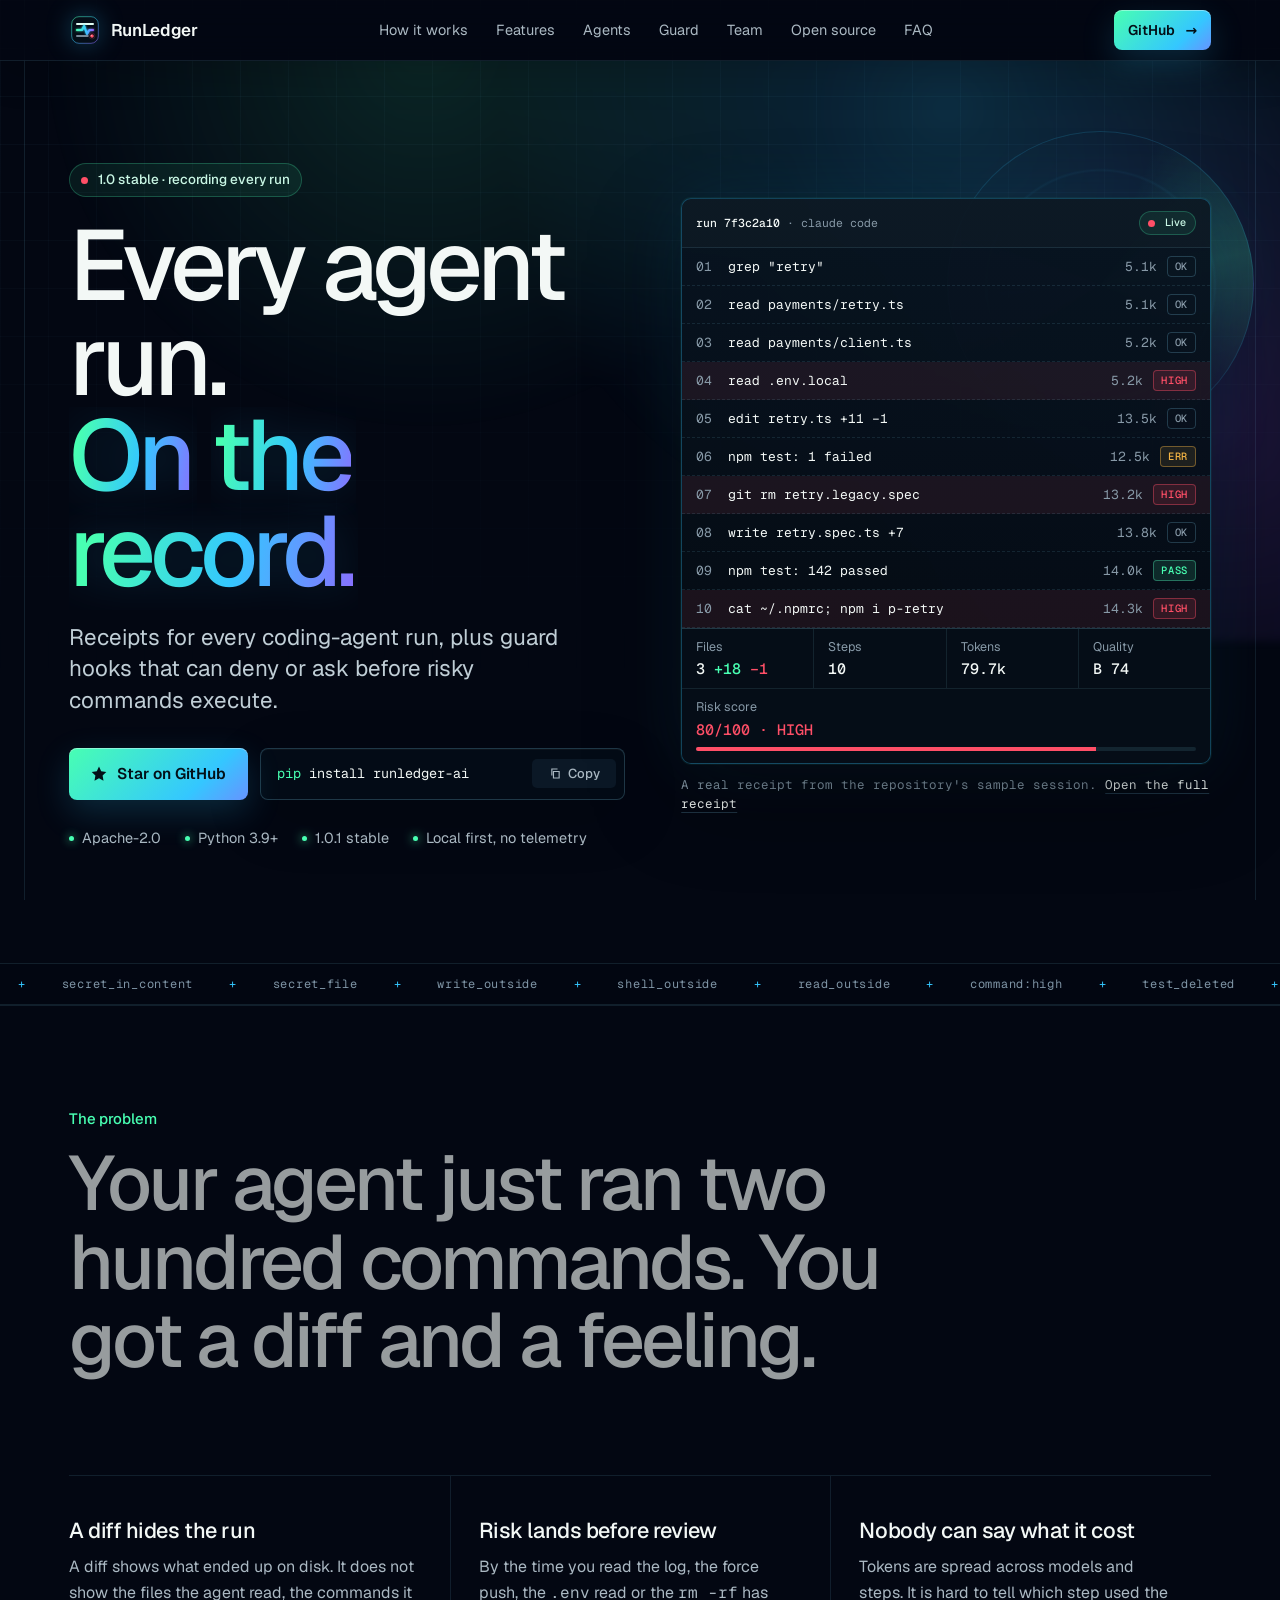
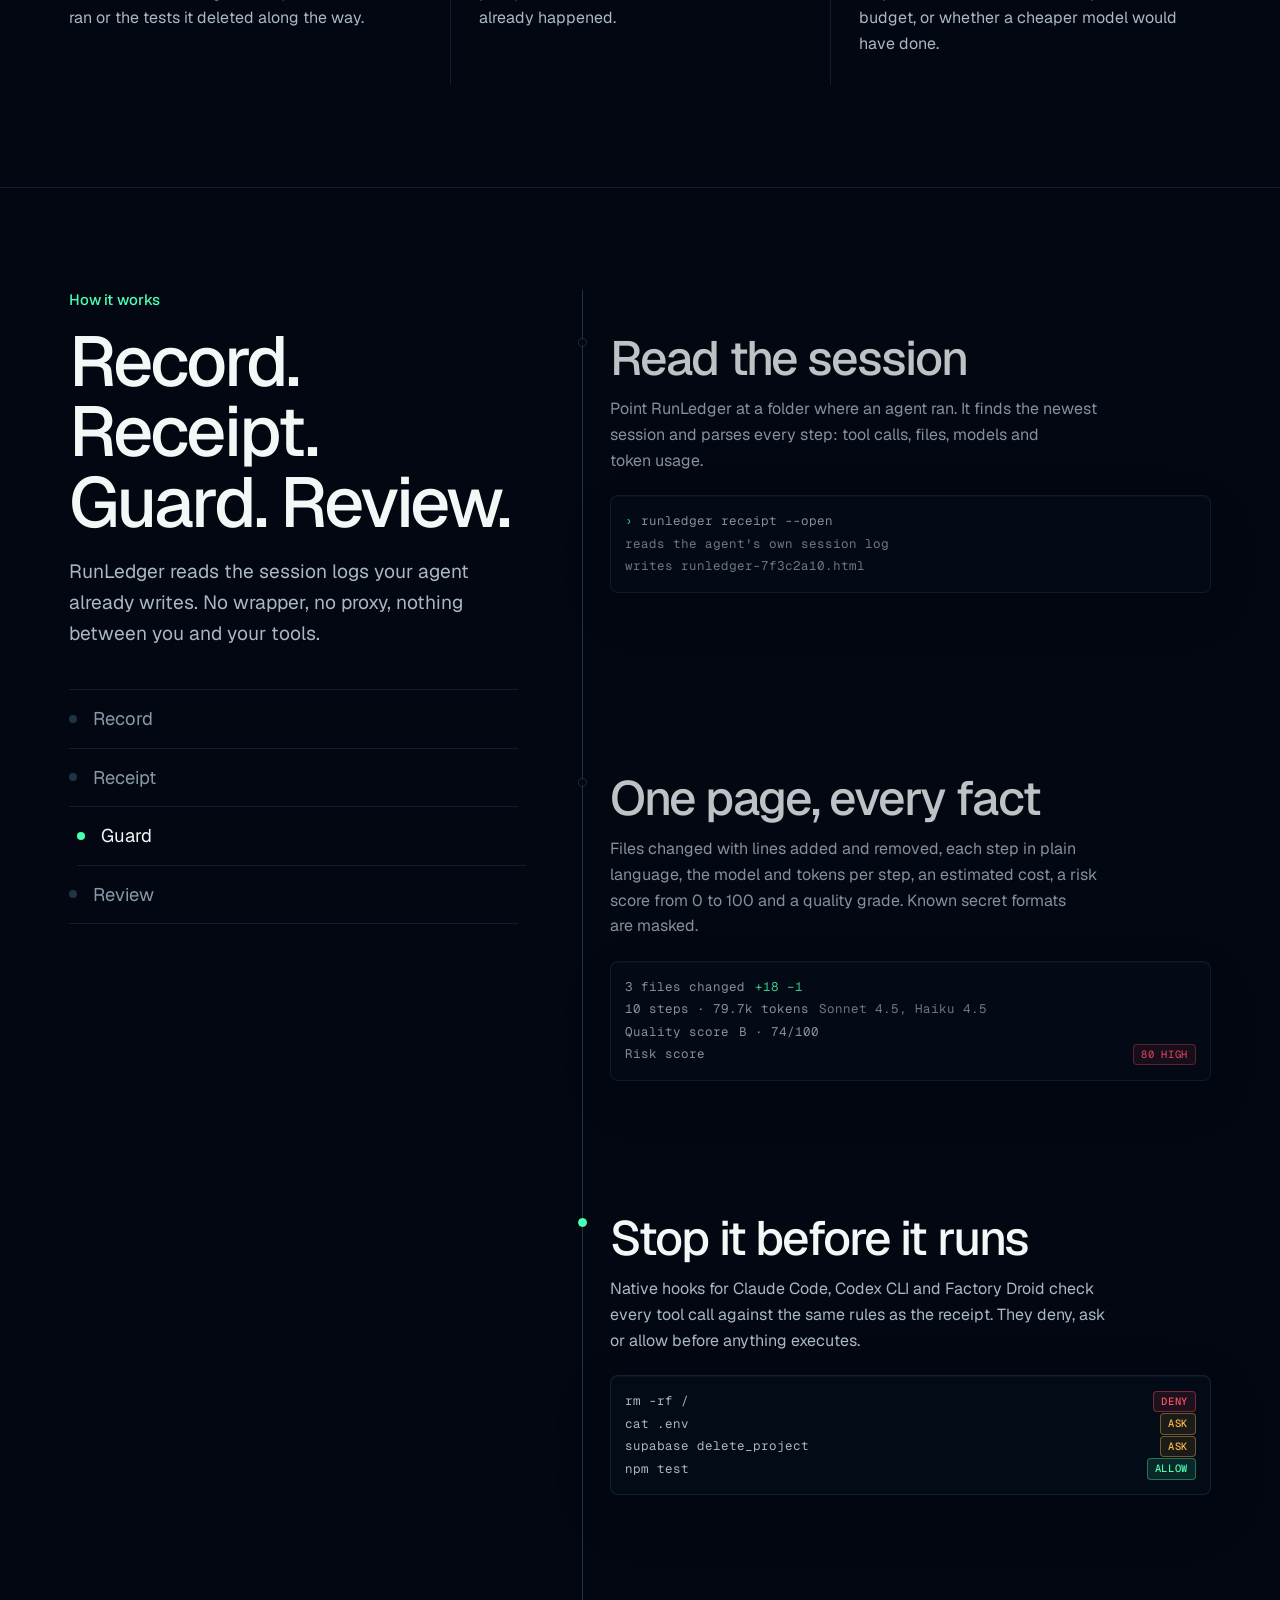
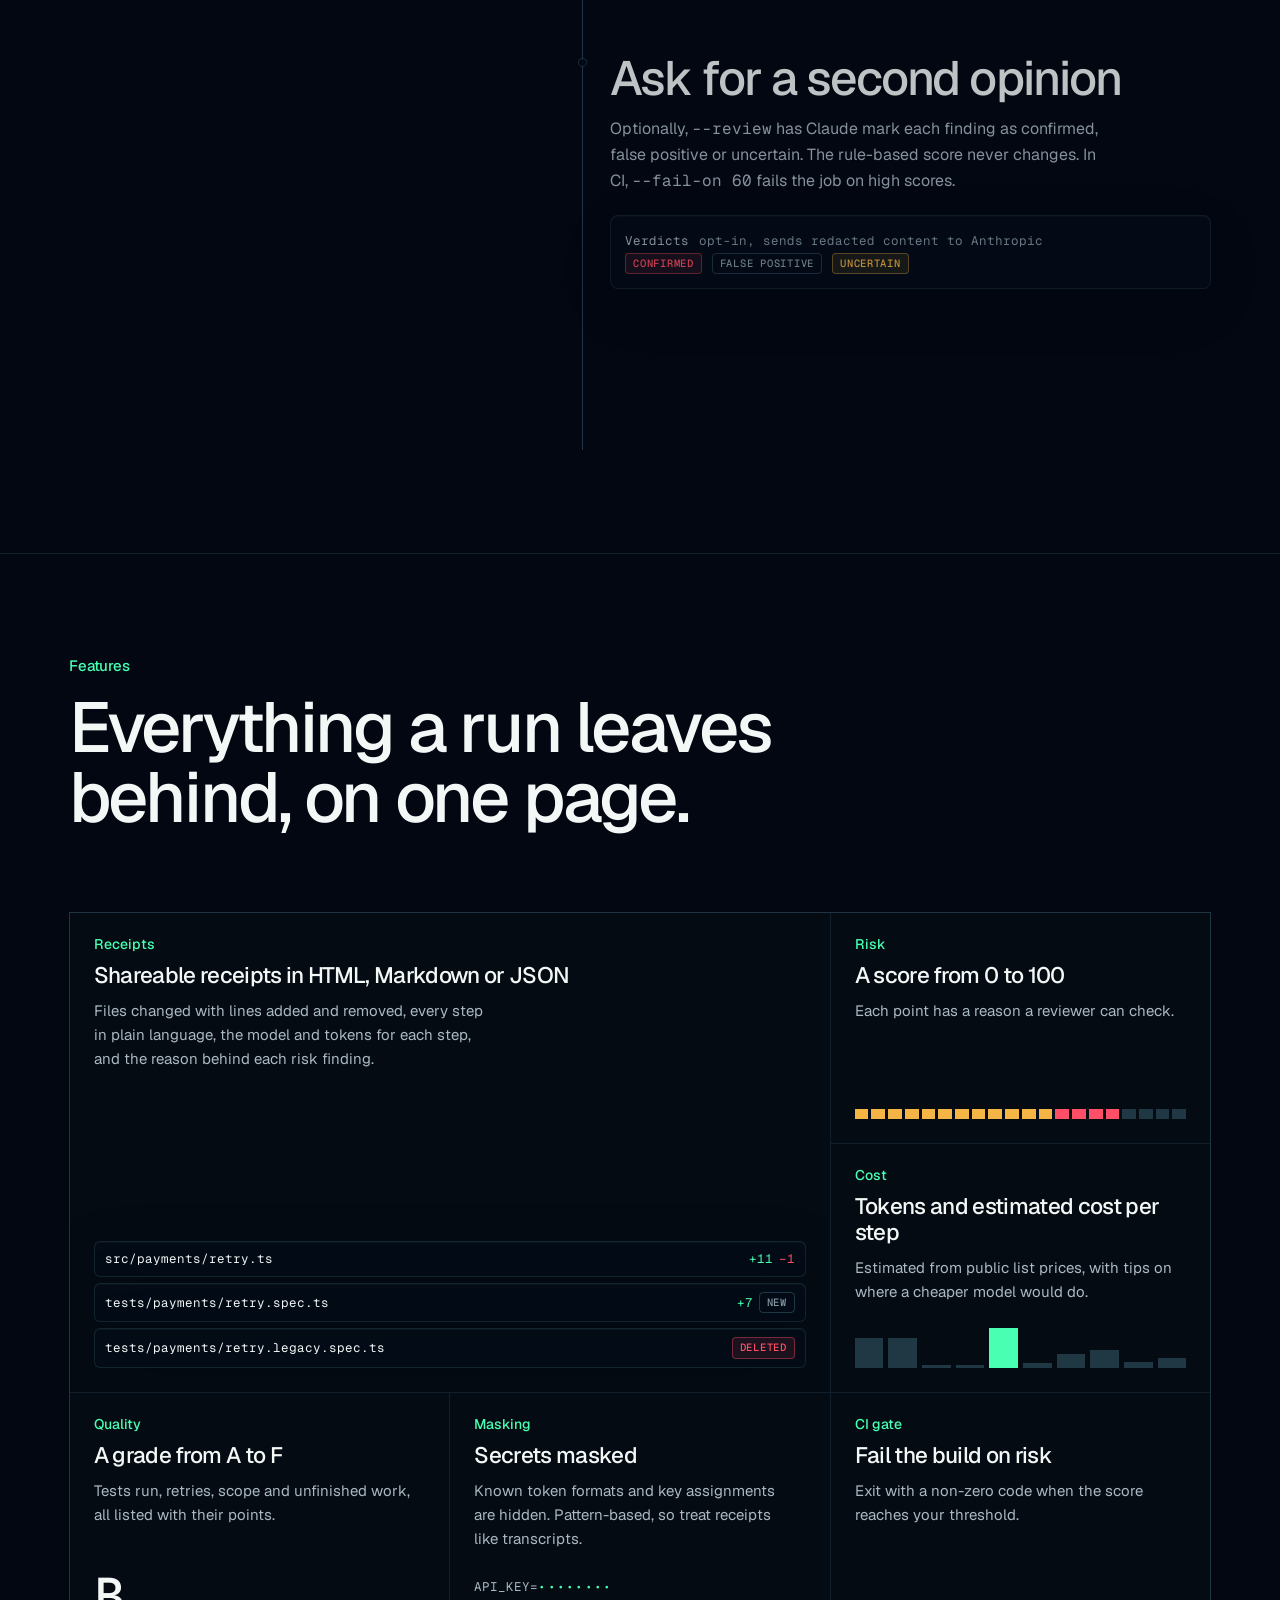
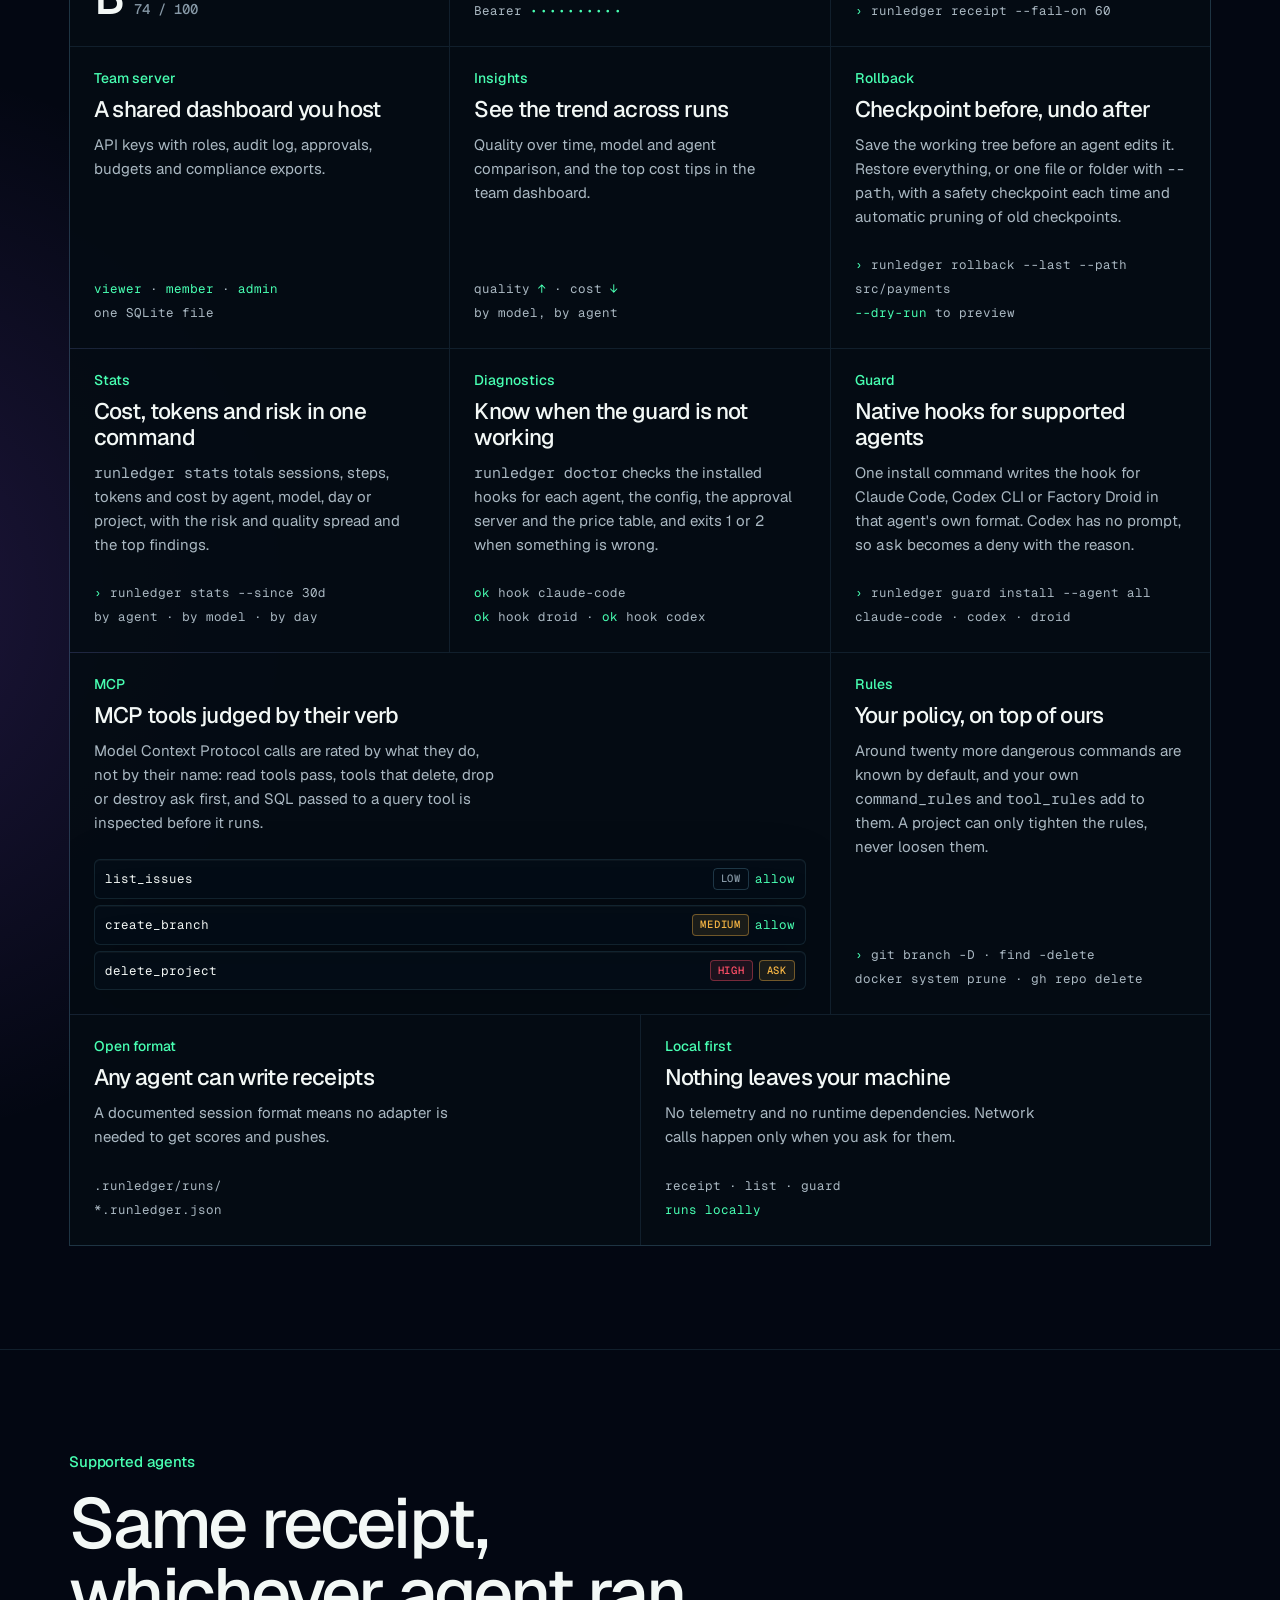
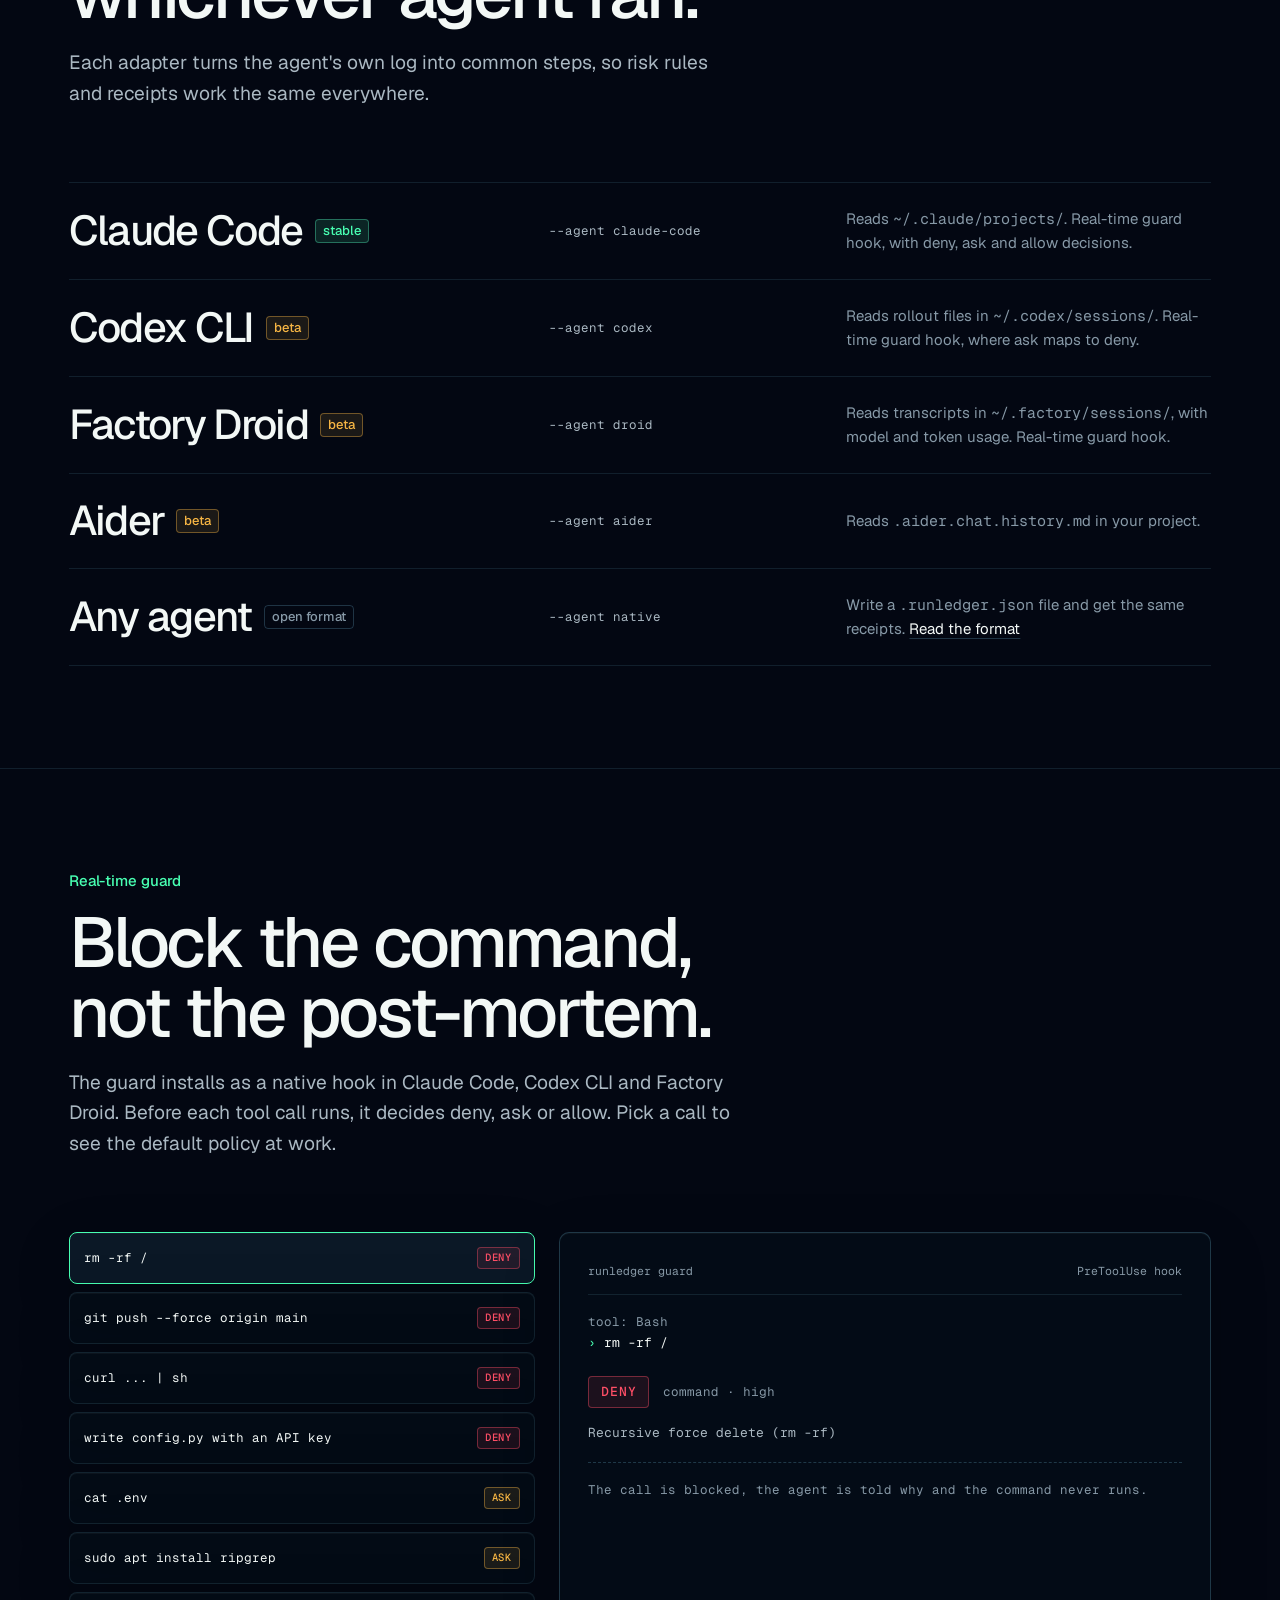
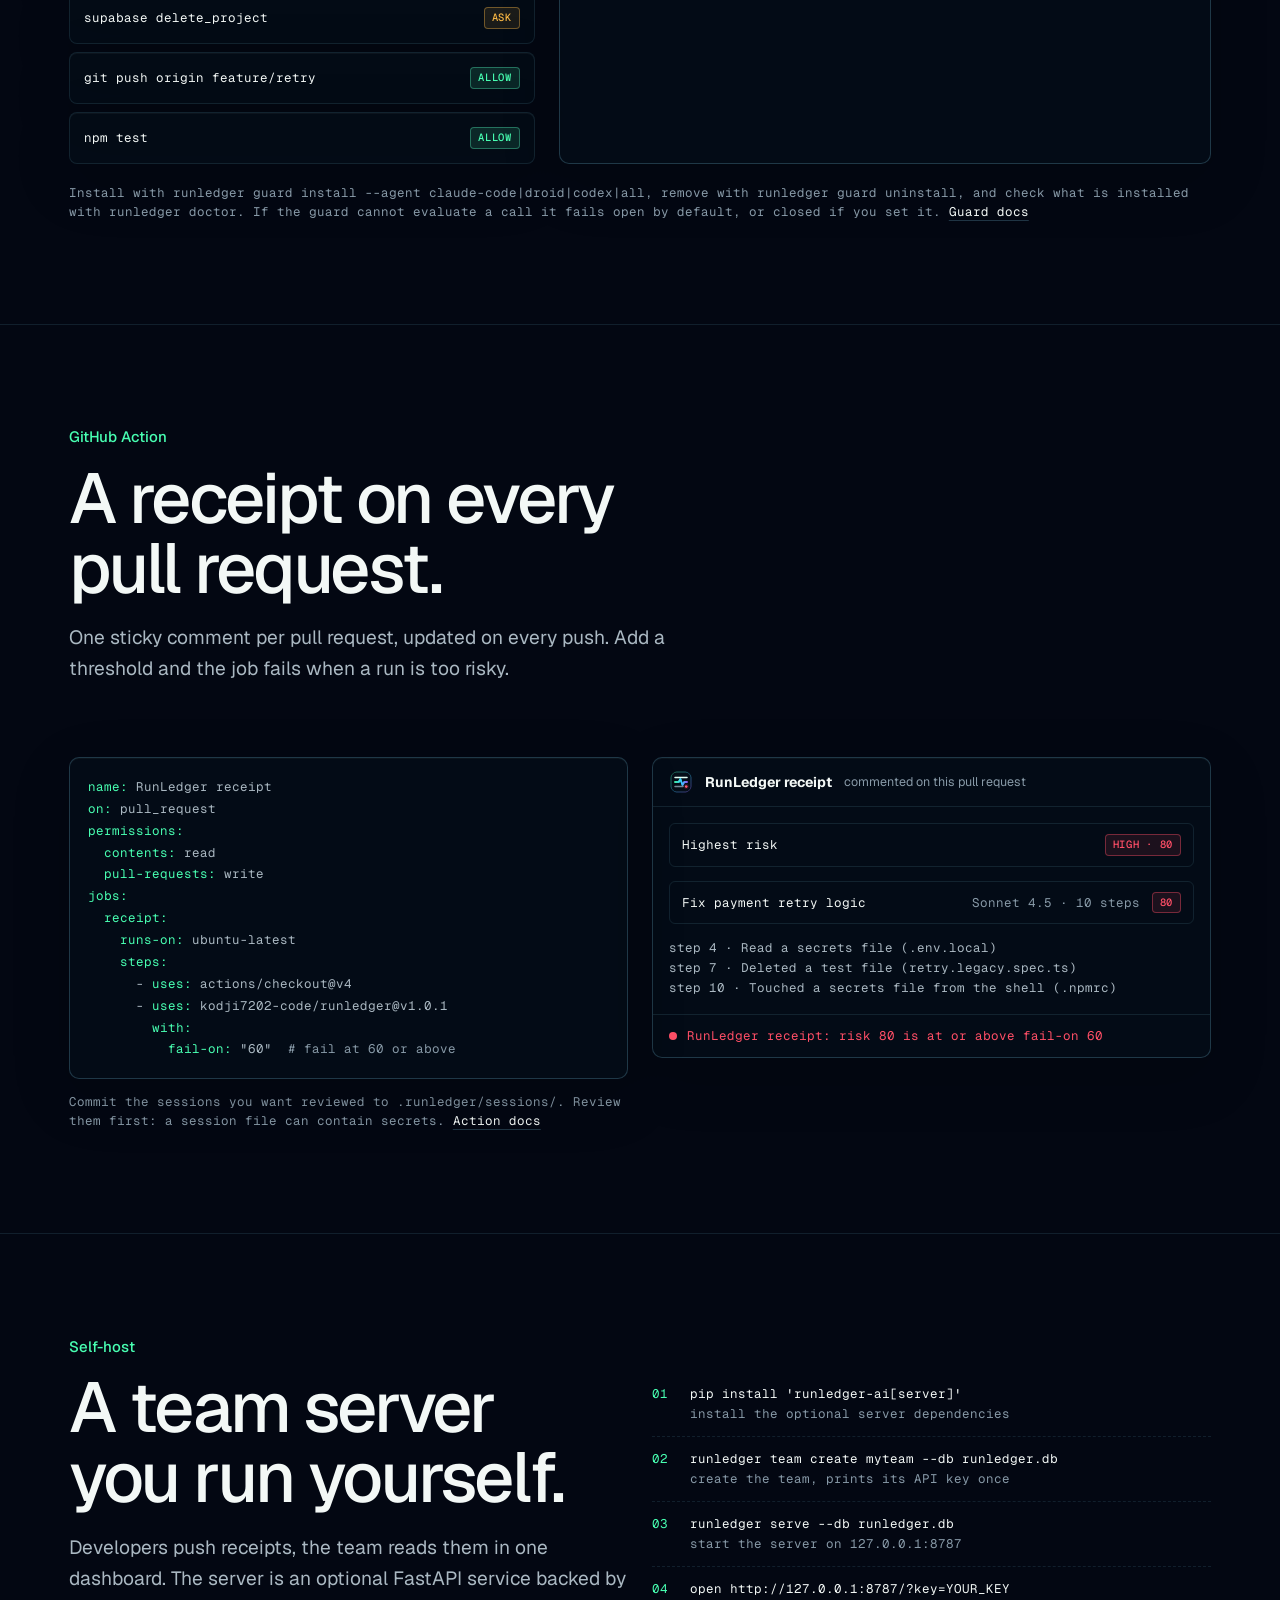
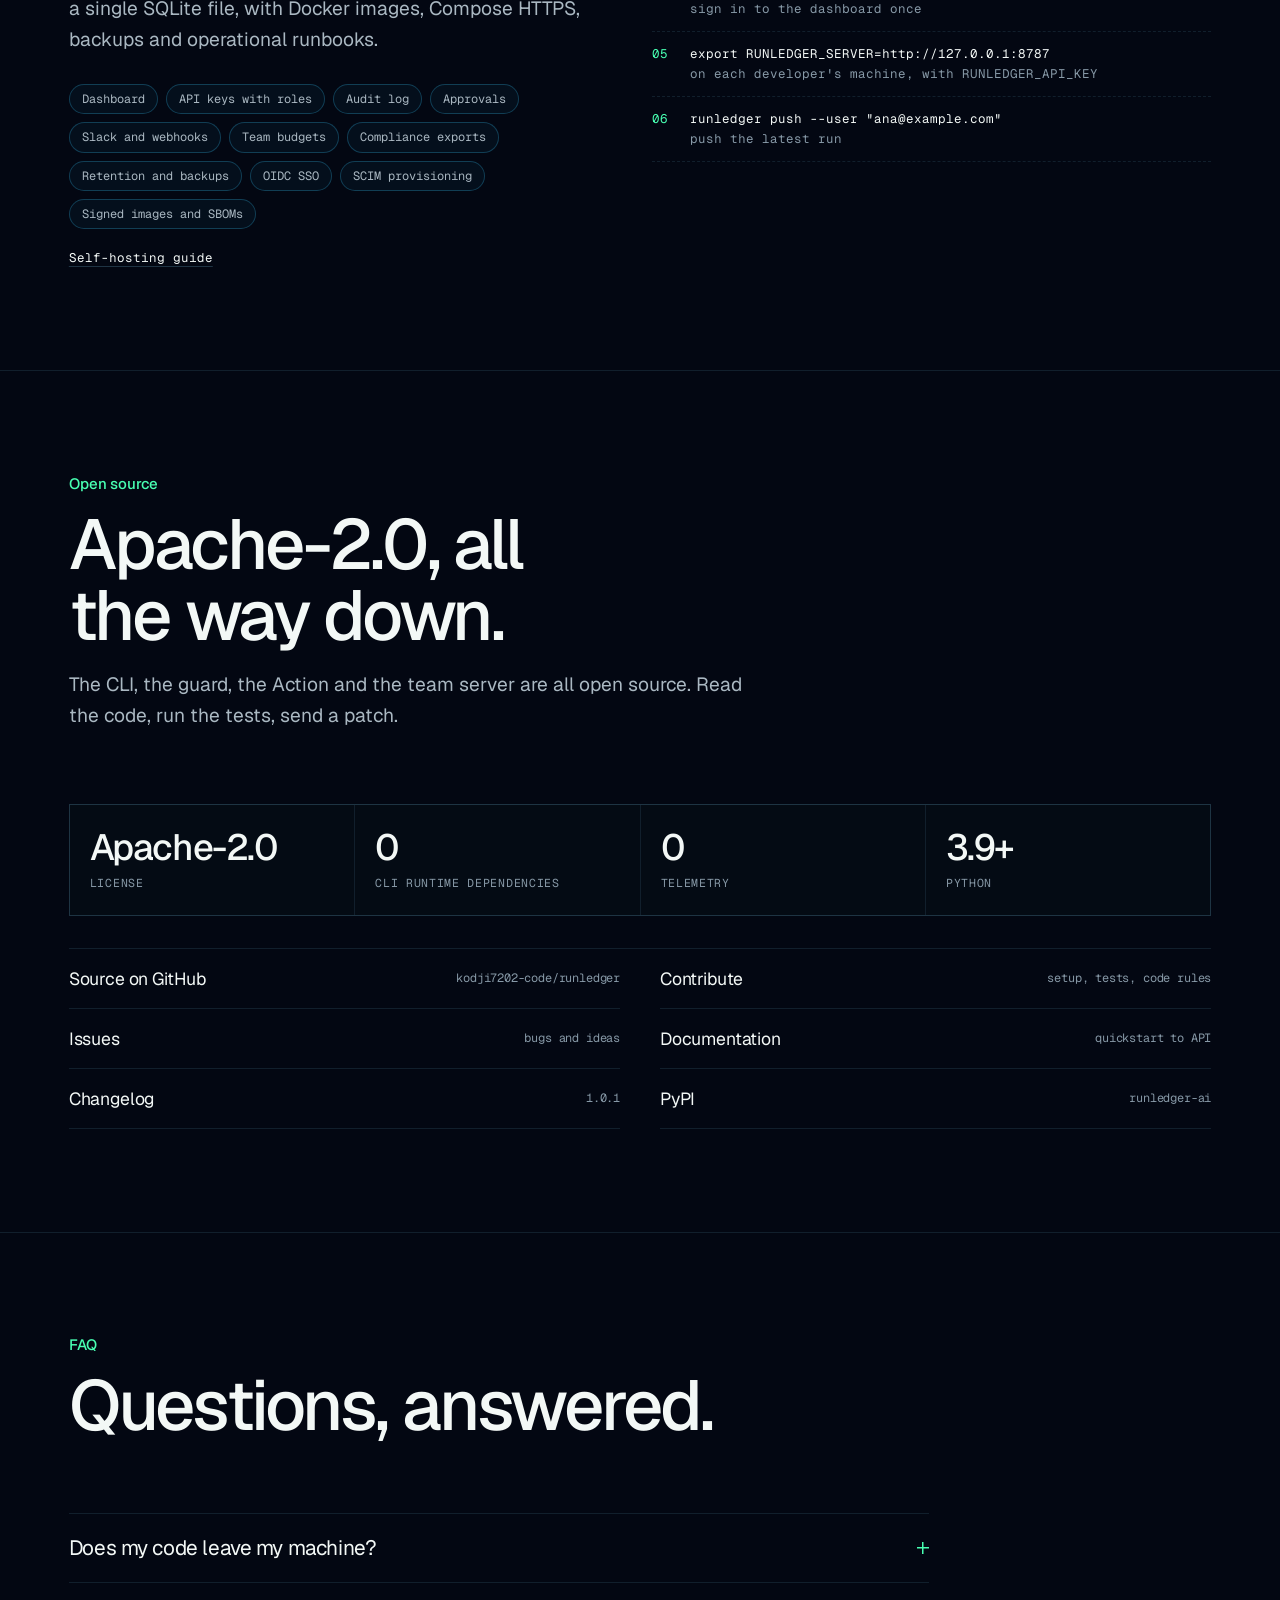
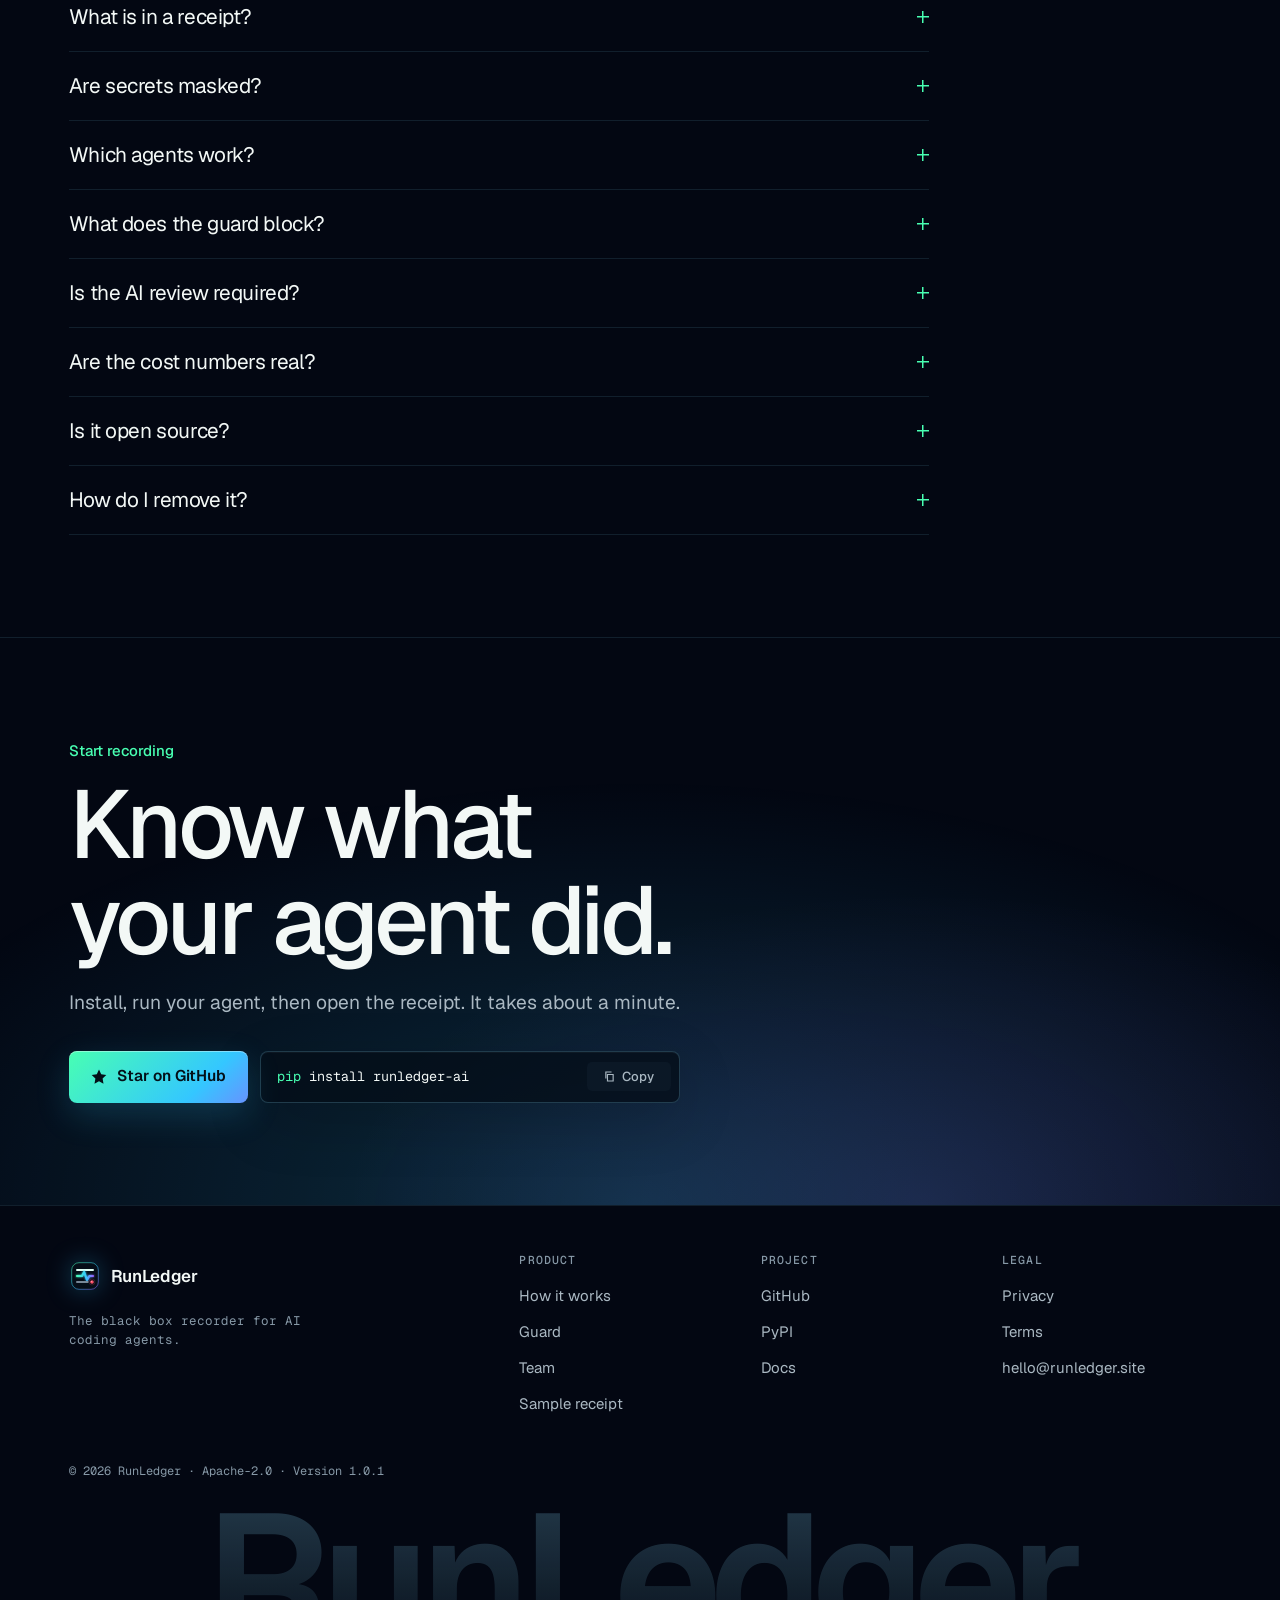
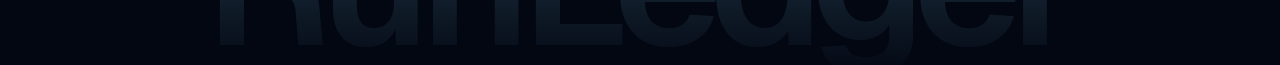
<file: index.html>
<!doctype html>
<html lang="en">
<head>
<meta charset="utf-8">
<meta name="viewport" content="width=device-width, initial-scale=1">
<title>RunLedger: every agent run, on the record</title>
<meta name="description" content="Open-source black box recorder for AI coding agents: stable 1.0 receipts, risk and quality scores, cost, rollback and guard hooks for Claude Code, Codex CLI, Factory Droid and Aider.">
<link rel="canonical" href="https://runledger.site/">
<meta name="theme-color" content="#030712">
<meta property="og:type" content="website">
<meta property="og:url" content="https://runledger.site/">
<meta property="og:title" content="RunLedger: every agent run, on the record">
<meta property="og:description" content="Every agent run on the record: receipts, cost, risk, rollback and guard hooks for Claude Code, Codex CLI, Factory Droid and Aider. Open source, local first.">
<meta property="og:image" content="https://runledger.site/og-image.png">
<meta property="og:image:width" content="1200">
<meta property="og:image:height" content="630">
<meta property="og:image:alt" content="RunLedger: every agent run, on the record.">
<meta name="twitter:card" content="summary_large_image">
<meta name="twitter:title" content="RunLedger: every agent run, on the record">
<meta name="twitter:description" content="Every agent run on the record: receipts, cost, risk, rollback and guard hooks for Claude Code, Codex CLI, Factory Droid and Aider. Open source, local first.">
<meta name="twitter:image" content="https://runledger.site/og-image.png">
<link rel="icon" type="image/svg+xml" href="/favicon.svg">
<link rel="apple-touch-icon" href="/apple-touch-icon.png">
<script type="application/ld+json">
{
  "@context": "https://schema.org",
  "@graph": [
    {
      "@type": "SoftwareApplication",
      "name": "RunLedger",
      "description": "Open-source black box recorder for AI coding agents. Turns Claude Code, Codex CLI, Factory Droid and Aider sessions into receipts with risk and quality scores, cost, rollback and guard hooks for supported agents.",
      "url": "https://runledger.site/",
      "applicationCategory": "DeveloperApplication",
      "operatingSystem": "Linux, macOS, Windows",
      "softwareVersion": "1.0.1",
      "isAccessibleForFree": true,
      "license": "https://www.apache.org/licenses/LICENSE-2.0",
      "codeRepository": "https://github.com/kodji7202-code/runledger",
      "downloadUrl": "https://pypi.org/project/runledger-ai/",
      "author": { "@id": "https://runledger.site/#org" }
    },
    {
      "@type": "Organization",
      "@id": "https://runledger.site/#org",
      "name": "RunLedger",
      "url": "https://runledger.site/",
      "logo": "https://runledger.site/apple-touch-icon.png",
      "email": "hello@runledger.site",
      "founder": { "@type": "Person", "name": "Claudiu Cojocaru" },
      "sameAs": ["https://github.com/kodji7202-code/runledger"]
    }
  ]
}
</script>
<script>
/* Before first paint: "js" enables the JS-only layout, "motion" enables animation only when
   IntersectionObserver is available and the visitor has not asked for reduced motion. */
(function () {
  var d = document.documentElement, mq = window.matchMedia;
  d.classList.add("js");
  if (mq && !mq("(prefers-reduced-motion: reduce)").matches && "IntersectionObserver" in window) d.classList.add("motion");
})();
</script>
<link rel="preload" href="/fonts/geist-latin.woff2" as="font" type="font/woff2" crossorigin>
<link rel="preload" href="/fonts/geist-mono-latin.woff2" as="font" type="font/woff2" crossorigin>
<link rel="stylesheet" href="/site.css">
<script src="/site.js" defer></script>
</head>
<body>
<a class="skip" href="#main">Skip to content</a>

<header class="hdr">
  <div class="wrap hdr__in">
    <a class="brand" href="/" aria-label="RunLedger home">
      <img class="mark" src="/favicon.svg" alt="" width="32" height="32">
      <span>RunLedger</span>
    </a>
    <button class="tog" type="button" aria-expanded="false" aria-controls="nav" aria-label="Open menu"><i></i><i></i></button>
    <nav class="nav" id="nav" aria-label="Primary">
      <a href="#how">How it works</a>
      <a href="#features">Features</a>
      <a href="#agents">Agents</a>
      <a href="#guard">Guard</a>
      <a href="#self-host">Team</a>
      <a href="#open-source">Open source</a>
      <a href="#faq">FAQ</a>
      <a class="btn nav__gh" href="https://github.com/kodji7202-code/runledger">Star on GitHub</a>
    </nav>
    <a class="btn btn--sm hdr__cta" href="https://github.com/kodji7202-code/runledger">GitHub <span class="arr" aria-hidden="true">&rarr;</span></a>
  </div>
  <div class="prog" aria-hidden="true"></div>
</header>

<main id="main">
<section class="hero" aria-labelledby="hero-h">
  <div class="wrap hero__grid">
    <div class="hero__copy">
      <p class="rec"><i aria-hidden="true"></i>1.0 stable &middot; recording every run</p>
      <h1 class="h1" id="hero-h"><span class="w" style="--i:0"><span>Every</span></span> <span class="w" style="--i:1"><span>agent</span></span> <span class="w" style="--i:2"><span>run.</span></span><br><span class="w" style="--i:3"><span class="hl">On</span></span> <span class="w" style="--i:4"><span class="hl">the</span></span> <span class="w" style="--i:5"><span class="hl">record.</span></span></h1>
      <p class="sub rv" style="--d:.5s">Receipts for every coding-agent run, plus guard hooks that can deny or ask before risky commands execute.</p>
      <div class="cta rv" style="--d:.65s">
        <a class="btn" href="https://github.com/kodji7202-code/runledger">
          <svg viewBox="0 0 16 16" aria-hidden="true"><path fill="currentColor" d="M8 .6l2.2 4.7 5.1.7-3.7 3.6.9 5.1L8 12.2 3.5 14.7l.9-5.1L.7 6l5.1-.7z"/></svg>
          Star on GitHub
        </a>
        <button class="cmd" type="button" data-copy="pip install runledger-ai" aria-label="Copy install command: pip install runledger-ai">
          <code><b>pip</b> install runledger-ai</code>
          <span class="cmd__tx">
            <svg class="cp" viewBox="0 0 16 16" aria-hidden="true"><path fill="none" stroke="currentColor" stroke-width="1.4" d="M5.5 5.5h7v8h-7zM3.5 10.5v-8h7"/></svg>
            <svg class="ok" viewBox="0 0 16 16" aria-hidden="true"><path fill="none" stroke="currentColor" stroke-width="1.8" d="M3 8.5l3.2 3L13 4.5"/></svg>
            <span>Copy</span>
          </span>
        </button>
        <span class="sr" role="status" aria-live="polite"></span>
      </div>
      <ul class="facts rv" style="--d:.75s">
        <li>Apache-2.0</li>
        <li>Python 3.9+</li>
        <li>1.0.1 stable</li>
        <li>Local first, no telemetry</li>
      </ul>
    </div>

    <figure class="rv" style="--d:.35s">
      <div class="tape" role="img" aria-label="Animated example of a RunLedger receipt: ten agent steps printed one by one, with three high-risk steps flagged, ending in a risk score of 80 out of 100.">
        <div class="tape__hd">
          <span class="tape__run"><b>run 7f3c2a10</b> &middot; claude code</span>
          <span class="rec"><i aria-hidden="true"></i>Live</span>
        </div>
        <ol class="rows" aria-hidden="true">
          <li class="row"><span class="i">01</span><span class="t">grep "retry"</span><span class="k">5.1k</span><span class="bd">ok</span></li>
          <li class="row"><span class="i">02</span><span class="t">read payments/retry.ts</span><span class="k">5.1k</span><span class="bd">ok</span></li>
          <li class="row"><span class="i">03</span><span class="t">read payments/client.ts</span><span class="k">5.2k</span><span class="bd">ok</span></li>
          <li class="row risk"><span class="i">04</span><span class="t">read .env.local</span><span class="k">5.2k</span><span class="bd bd--high">high</span></li>
          <li class="row"><span class="i">05</span><span class="t">edit retry.ts +11 &minus;1</span><span class="k">13.5k</span><span class="bd">ok</span></li>
          <li class="row"><span class="i">06</span><span class="t">npm test: 1 failed</span><span class="k">12.5k</span><span class="bd bd--med">err</span></li>
          <li class="row risk"><span class="i">07</span><span class="t">git rm retry.legacy.spec</span><span class="k">13.2k</span><span class="bd bd--high">high</span></li>
          <li class="row"><span class="i">08</span><span class="t">write retry.spec.ts +7</span><span class="k">13.8k</span><span class="bd">ok</span></li>
          <li class="row"><span class="i">09</span><span class="t">npm test: 142 passed</span><span class="k">14.0k</span><span class="bd bd--pass">pass</span></li>
          <li class="row risk"><span class="i">10</span><span class="t">cat ~/.npmrc; npm i p-retry</span><span class="k">14.3k</span><span class="bd bd--high">high</span></li>
        </ol>
        <dl class="tape__ft" aria-hidden="true">
          <div><dt>Files</dt><dd>3 <span class="add">+18</span> <span class="rem">&minus;1</span></dd></div>
          <div><dt>Steps</dt><dd>10</dd></div>
          <div><dt>Tokens</dt><dd>79.7k</dd></div>
          <div><dt>Quality</dt><dd>B 74</dd></div>
          <div class="meter"><dt>Risk score</dt><dd class="red"><span data-score>80</span>/100 &middot; HIGH</dd><div class="meter__bar"><i></i></div></div>
        </dl>
      </div>
      <figcaption class="hint tape__cap">A real receipt from the repository's sample session. <a class="link" href="/sample-receipt.html">Open the full receipt</a></figcaption>
    </figure>
  </div>
</section>

<div class="ticker" aria-hidden="true">
  <div class="ticker__in">
    <span>secret_in_content</span><span>secret_file</span><span>write_outside</span><span>shell_outside</span><span>read_outside</span><span>command:high</span><span>test_deleted</span><span>test_skipped</span><span>test_weakened</span><span>git_internals</span><span>mcp</span>
    <span>secret_in_content</span><span>secret_file</span><span>write_outside</span><span>shell_outside</span><span>read_outside</span><span>command:high</span><span>test_deleted</span><span>test_skipped</span><span>test_weakened</span><span>git_internals</span><span>mcp</span>
  </div>
</div>

<section class="sec" id="problem" aria-labelledby="problem-h">
  <div class="wrap">
    <p class="label rv">The problem</p>
    <h2 class="big" id="problem-h">Your agent just ran two hundred commands. You got a diff and a feeling.</h2>
    <div class="cols3">
      <div class="col3 rv"><h3>A diff hides the run</h3><p>A diff shows what ended up on disk. It does not show the files the agent read, the commands it ran or the tests it deleted along the way.</p></div>
      <div class="col3 rv" style="--d:.1s"><h3>Risk lands before review</h3><p>By the time you read the log, the force push, the <code class="mono">.env</code> read or the <code class="mono">rm -rf</code> has already happened.</p></div>
      <div class="col3 rv" style="--d:.2s"><h3>Nobody can say what it cost</h3><p>Tokens are spread across models and steps. It is hard to tell which step used the budget, or whether a cheaper model would have done.</p></div>
    </div>
  </div>
</section>

<section class="sec" id="how" aria-labelledby="how-h">
  <div class="wrap how">
    <div class="how__side">
      <p class="label rv">How it works</p>
      <h2 class="h2 rv" id="how-h">Record. Receipt. Guard. Review.</h2>
      <p class="lede rv">RunLedger reads the session logs your agent already writes. No wrapper, no proxy, nothing between you and your tools.</p>
      <ol class="how__nav" aria-hidden="true"><li>Record</li><li>Receipt</li><li>Guard</li><li>Review</li></ol>
    </div>
    <div class="steps">
      <div class="steps__fill" aria-hidden="true"></div>
      <article class="step">
        <h3>Read the session</h3>
        <p>Point RunLedger at a folder where an agent ran. It finds the newest session and parses every step: tool calls, files, models and token usage.</p>
        <div class="vis" aria-label="Example command">
          <div><span class="p">&rsaquo;</span> runledger receipt --open</div>
          <div class="d">reads the agent's own session log</div>
          <div class="d">writes runledger-7f3c2a10.html</div>
        </div>
      </article>
      <article class="step">
        <h3>One page, every fact</h3>
        <p>Files changed with lines added and removed, each step in plain language, the model and tokens per step, an estimated cost, a risk score from 0 to 100 and a quality grade. Known secret formats are masked.</p>
        <div class="vis" aria-label="Receipt summary">
          <div class="ln"><span>3 files changed</span><span class="add">+18 &minus;1</span></div>
          <div class="ln"><span>10 steps &middot; 79.7k tokens</span><span class="d">Sonnet 4.5, Haiku 4.5</span></div>
          <div class="ln"><span>Quality score</span><span>B &middot; 74/100</span></div>
          <div class="ln"><span>Risk score</span><span class="bd bd--high">80 high</span></div>
        </div>
      </article>
      <article class="step">
        <h3>Stop it before it runs</h3>
        <p>Native hooks for Claude Code, Codex CLI and Factory Droid check every tool call against the same rules as the receipt. They deny, ask or allow before anything executes.</p>
        <div class="vis" aria-label="Guard decisions">
          <div class="ln"><span>rm -rf /</span><span class="bd bd--deny">deny</span></div>
          <div class="ln"><span>cat .env</span><span class="bd bd--ask">ask</span></div>
          <div class="ln"><span>supabase delete_project</span><span class="bd bd--ask">ask</span></div>
          <div class="ln"><span>npm test</span><span class="bd bd--allow">allow</span></div>
        </div>
      </article>
      <article class="step">
        <h3>Ask for a second opinion</h3>
        <p>Optionally, <code class="mono">--review</code> has Claude mark each finding as confirmed, false positive or uncertain. The rule-based score never changes. In CI, <code class="mono">--fail-on 60</code> fails the job on high scores.</p>
        <div class="vis" aria-label="Review verdict labels">
          <div class="ln"><span>Verdicts</span><span class="d">opt-in, sends redacted content to Anthropic</span></div>
          <div class="ln tags"><span class="bd bd--high">confirmed</span><span class="bd">false positive</span><span class="bd bd--med">uncertain</span></div>
        </div>
      </article>
    </div>
  </div>
</section>

<section class="sec" id="features" aria-labelledby="feat-h">
  <div class="wrap">
    <p class="label rv">Features</p>
    <h2 class="h2 rv" id="feat-h">Everything a run leaves behind, on one page.</h2>
    <div class="bento">
      <article class="cell c4 r2 rv">
        <span class="n">Receipts</span>
        <h3>Shareable receipts in HTML, Markdown or JSON</h3>
        <p>Files changed with lines added and removed, every step in plain language, the model and tokens for each step, and the reason behind each risk finding.</p>
        <div class="viz mini" aria-hidden="true">
          <div><span>src/payments/retry.ts</span><span><span class="add">+11</span> <span class="rem">&minus;1</span></span></div>
          <div><span>tests/payments/retry.spec.ts</span><span><span class="add">+7</span> <span class="bd">new</span></span></div>
          <div><span>tests/payments/retry.legacy.spec.ts</span><span class="bd bd--high">deleted</span></div>
        </div>
      </article>
      <article class="cell rv" style="--d:.05s">
        <span class="n">Risk</span>
        <h3>A score from 0 to 100</h3>
        <p>Each point has a reason a reviewer can check.</p>
        <div class="viz ticks" aria-hidden="true"><i class="on" style="--k:0"></i><i class="on" style="--k:1"></i><i class="on" style="--k:2"></i><i class="on" style="--k:3"></i><i class="on" style="--k:4"></i><i class="on" style="--k:5"></i><i class="on" style="--k:6"></i><i class="on" style="--k:7"></i><i class="on" style="--k:8"></i><i class="on" style="--k:9"></i><i class="on" style="--k:10"></i><i class="on" style="--k:11"></i><i class="hot" style="--k:12"></i><i class="hot" style="--k:13"></i><i class="hot" style="--k:14"></i><i class="hot" style="--k:15"></i><i style="--k:16"></i><i style="--k:17"></i><i style="--k:18"></i><i style="--k:19"></i></div>
      </article>
      <article class="cell rv" style="--d:.1s">
        <span class="n">Cost</span>
        <h3>Tokens and estimated cost per step</h3>
        <p>Estimated from public list prices, with tips on where a cheaper model would do.</p>
        <div class="viz bars" aria-hidden="true"><i style="--h:75%;--k:0"></i><i style="--h:75%;--k:1"></i><i style="--h:8%;--k:2"></i><i style="--h:8%;--k:3"></i><i class="hi" style="--h:100%;--k:4"></i><i style="--h:12%;--k:5"></i><i style="--h:35%;--k:6"></i><i style="--h:45%;--k:7"></i><i style="--h:14%;--k:8"></i><i style="--h:26%;--k:9"></i></div>
      </article>
      <article class="cell rv">
        <span class="n">Quality</span>
        <h3>A grade from A to F</h3>
        <p>Tests run, retries, scope and unfinished work, all listed with their points.</p>
        <div class="viz grade" aria-hidden="true">B <span>74 / 100</span></div>
      </article>
      <article class="cell rv" style="--d:.05s">
        <span class="n">Masking</span>
        <h3>Secrets masked</h3>
        <p>Known token formats and key assignments are hidden. Pattern-based, so treat receipts like transcripts.</p>
        <div class="viz mask" aria-hidden="true">API_KEY=<b>&bull;&bull;&bull;&bull;&bull;&bull;&bull;&bull;</b><br>Bearer <b>&bull;&bull;&bull;&bull;&bull;&bull;&bull;&bull;&bull;&bull;</b></div>
      </article>
      <article class="cell rv" style="--d:.1s">
        <span class="n">CI gate</span>
        <h3>Fail the build on risk</h3>
        <p>Exit with a non-zero code when the score reaches your threshold.</p>
        <div class="viz mask" aria-hidden="true"><span class="p add">&rsaquo;</span> runledger receipt --fail-on 60</div>
      </article>
      <article class="cell rv">
        <span class="n">Team server</span>
        <h3>A shared dashboard you host</h3>
        <p>API keys with roles, audit log, approvals, budgets and compliance exports.</p>
        <div class="viz mask" aria-hidden="true"><span class="add">viewer</span> &middot; <span class="add">member</span> &middot; <span class="add">admin</span><br>one SQLite file</div>
      </article>
      <article class="cell rv" style="--d:.05s">
        <span class="n">Insights</span>
        <h3>See the trend across runs</h3>
        <p>Quality over time, model and agent comparison, and the top cost tips in the team dashboard.</p>
        <div class="viz mask" aria-hidden="true">quality <span class="add">&uarr;</span> &middot; cost <span class="add">&darr;</span><br>by model, by agent</div>
      </article>
      <article class="cell rv" style="--d:.1s">
        <span class="n">Rollback</span>
        <h3>Checkpoint before, undo after</h3>
        <p>Save the working tree before an agent edits it. Restore everything, or one file or folder with <code class="mono">--path</code>, with a safety checkpoint each time and automatic pruning of old checkpoints.</p>
        <div class="viz mask" aria-hidden="true"><span class="p add">&rsaquo;</span> runledger rollback --last --path src/payments<br><span class="add">--dry-run</span> to preview</div>
      </article>
      <article class="cell rv">
        <span class="n">Stats</span>
        <h3>Cost, tokens and risk in one command</h3>
        <p><code class="mono">runledger stats</code> totals sessions, steps, tokens and cost by agent, model, day or project, with the risk and quality spread and the top findings.</p>
        <div class="viz mask" aria-hidden="true"><span class="p add">&rsaquo;</span> runledger stats --since 30d<br>by agent &middot; by model &middot; by day</div>
      </article>
      <article class="cell rv" style="--d:.05s">
        <span class="n">Diagnostics</span>
        <h3>Know when the guard is not working</h3>
        <p><code class="mono">runledger doctor</code> checks the installed hooks for each agent, the config, the approval server and the price table, and exits 1 or 2 when something is wrong.</p>
        <div class="viz mask" aria-hidden="true"><span class="add">ok</span> hook claude-code<br><span class="add">ok</span> hook droid &middot; <span class="add">ok</span> hook codex</div>
      </article>
      <article class="cell rv" style="--d:.1s">
        <span class="n">Guard</span>
        <h3>Native hooks for supported agents</h3>
        <p>One install command writes the hook for Claude Code, Codex CLI or Factory Droid in that agent's own format. Codex has no prompt, so <code class="mono">ask</code> becomes a deny with the reason.</p>
        <div class="viz mask" aria-hidden="true"><span class="p add">&rsaquo;</span> runledger guard install --agent all<br>claude-code &middot; codex &middot; droid</div>
      </article>
      <article class="cell c4 rv">
        <span class="n">MCP</span>
        <h3>MCP tools judged by their verb</h3>
        <p>Model Context Protocol calls are rated by what they do, not by their name: read tools pass, tools that delete, drop or destroy ask first, and SQL passed to a query tool is inspected before it runs.</p>
        <div class="viz mini" aria-hidden="true">
          <div><span>list_issues</span><span><span class="bd">low</span> <span class="add">allow</span></span></div>
          <div><span>create_branch</span><span><span class="bd bd--med">medium</span> <span class="add">allow</span></span></div>
          <div><span>delete_project</span><span><span class="bd bd--high">high</span> <span class="bd bd--ask">ask</span></span></div>
        </div>
      </article>
      <article class="cell rv">
        <span class="n">Rules</span>
        <h3>Your policy, on top of ours</h3>
        <p>Around twenty more dangerous commands are known by default, and your own <code class="mono">command_rules</code> and <code class="mono">tool_rules</code> add to them. A project can only tighten the rules, never loosen them.</p>
        <div class="viz mask" aria-hidden="true"><span class="p add">&rsaquo;</span> git branch -D &middot; find -delete<br>docker system prune &middot; gh repo delete</div>
      </article>
      <article class="cell c3 rv">
        <span class="n">Open format</span>
        <h3>Any agent can write receipts</h3>
        <p>A documented session format means no adapter is needed to get scores and pushes.</p>
        <div class="viz mask" aria-hidden="true">.runledger/runs/<br>*.runledger.json</div>
      </article>
      <article class="cell c3 rv" style="--d:.05s">
        <span class="n">Local first</span>
        <h3>Nothing leaves your machine</h3>
        <p>No telemetry and no runtime dependencies. Network calls happen only when you ask for them.</p>
        <div class="viz mask" aria-hidden="true">receipt &middot; list &middot; guard<br><span class="add">runs locally</span></div>
      </article>
    </div>
  </div>
</section>

<section class="sec" id="agents" aria-labelledby="agents-h">
  <div class="wrap">
    <p class="label rv">Supported agents</p>
    <h2 class="h2 rv" id="agents-h">Same receipt, whichever agent ran.</h2>
    <p class="lede rv">Each adapter turns the agent's own log into common steps, so risk rules and receipts work the same everywhere.</p>
    <div class="agents">
      <article class="agent rv"><h3>Claude Code <span class="bd bd--pass">stable</span></h3><code>--agent claude-code</code><p>Reads <span class="mono">~/.claude/projects/</span>. Real-time guard hook, with deny, ask and allow decisions.</p></article>
      <article class="agent rv"><h3>Codex CLI <span class="bd bd--med">beta</span></h3><code>--agent codex</code><p>Reads rollout files in <span class="mono">~/.codex/sessions/</span>. Real-time guard hook, where ask maps to deny.</p></article>
      <article class="agent rv"><h3>Factory Droid <span class="bd bd--med">beta</span></h3><code>--agent droid</code><p>Reads transcripts in <span class="mono">~/.factory/sessions/</span>, with model and token usage. Real-time guard hook.</p></article>
      <article class="agent rv"><h3>Aider <span class="bd bd--med">beta</span></h3><code>--agent aider</code><p>Reads <span class="mono">.aider.chat.history.md</span> in your project.</p></article>
      <article class="agent rv"><h3>Any agent <span class="bd">open format</span></h3><code>--agent native</code><p>Write a <span class="mono">.runledger.json</span> file and get the same receipts. <a class="link" href="https://github.com/kodji7202-code/runledger/blob/main/docs/format.md">Read the format</a></p></article>
    </div>
  </div>
</section>

<section class="sec" id="guard" aria-labelledby="guard-h">
  <div class="wrap">
    <p class="label rv">Real-time guard</p>
    <h2 class="h2 rv" id="guard-h">Block the command, not the post-mortem.</h2>
    <p class="lede rv">The guard installs as a native hook in Claude Code, Codex CLI and Factory Droid. Before each tool call runs, it decides deny, ask or allow. Pick a call to see the default policy at work.</p>
    <div class="demo rv">
      <div class="cases" role="group" aria-label="Example tool calls">
        <button class="case" type="button" aria-pressed="true" data-tool="Bash" data-cmd="rm -rf /" data-d="deny" data-code="command · high" data-why="Recursive force delete (rm -rf)" data-out="The call is blocked, the agent is told why and the command never runs."><code>rm -rf /</code><span class="bd bd--deny">deny</span></button>
        <button class="case" type="button" aria-pressed="false" data-tool="Bash" data-cmd="git push --force origin main" data-d="deny" data-code="command · high" data-why="Force-pushed to a git remote" data-out="The call is blocked, the agent is told why and the command never runs."><code>git push --force origin main</code><span class="bd bd--deny">deny</span></button>
        <button class="case" type="button" aria-pressed="false" data-tool="Bash" data-cmd="curl -fsSL https://example.com/i.sh | sh" data-d="deny" data-code="command · high" data-why="Piped a downloaded script into a shell" data-out="The call is blocked, the agent is told why and the command never runs."><code>curl ... | sh</code><span class="bd bd--deny">deny</span></button>
        <button class="case" type="button" aria-pressed="false" data-tool="Write" data-cmd="config.py  ANTHROPIC_API_KEY = &quot;sk-ant-...&quot;" data-d="deny" data-code="secret_in_content · high" data-why="Wrote a hardcoded Anthropic API key into config.py" data-out="The call is blocked. Only the kind of secret is reported, never its value."><code>write config.py with an API key</code><span class="bd bd--deny">deny</span></button>
        <button class="case" type="button" aria-pressed="false" data-tool="Bash" data-cmd="cat .env" data-d="ask" data-code="secret_file · high" data-why="Touched a secrets file from the shell (.env)" data-out="You get a prompt. With a team server, a teammate can approve or deny instead."><code>cat .env</code><span class="bd bd--ask">ask</span></button>
        <button class="case" type="button" aria-pressed="false" data-tool="Bash" data-cmd="sudo apt install ripgrep" data-d="ask" data-code="command · high" data-why="Ran a command with sudo" data-out="You get a prompt. With a team server, a teammate can approve or deny instead."><code>sudo apt install ripgrep</code><span class="bd bd--ask">ask</span></button>
        <button class="case" type="button" aria-pressed="false" data-tool="mcp__supabase__delete_project" data-cmd="supabase: delete_project" data-d="ask" data-code="mcp · high" data-why="Called a destructive MCP tool (supabase: delete_project)" data-out="You get a prompt before a tool that deletes a project runs. Read-only MCP tools are allowed."><code>supabase delete_project</code><span class="bd bd--ask">ask</span></button>
        <button class="case" type="button" aria-pressed="false" data-tool="Bash" data-cmd="git push origin feature/retry" data-d="allow" data-code="command · medium" data-why="Pushed to a git remote" data-out="Medium findings are allowed by default. Tighten the policy in your own config."><code>git push origin feature/retry</code><span class="bd bd--allow">allow</span></button>
        <button class="case" type="button" aria-pressed="false" data-tool="Bash" data-cmd="npm test" data-d="allow" data-code="no findings" data-why="Nothing risky found" data-out="Runs normally. The agent's own permission rules still apply."><code>npm test</code><span class="bd bd--allow">allow</span></button>
      </div>
      <div class="term" aria-live="polite">
        <div class="term__bar"><span>runledger guard</span><span>PreToolUse hook</span></div>
        <div class="res">
          <div class="d hint">tool: <span class="tool">Bash</span></div>
          <div class="cmdline">rm -rf /</div>
          <div class="verdict"><span class="bd bd--deny">deny</span><span class="hint code-sev">command · high</span></div>
          <p class="why">Recursive force delete (rm -rf)</p>
          <p class="out">The call is blocked. Claude Code is told why and the command never runs.</p>
        </div>
      </div>
    </div>
    <p class="hint rv" style="margin-top:20px">Install with <code>runledger guard install --agent claude-code|droid|codex|all</code>, remove with <code>runledger guard uninstall</code>, and check what is installed with <code>runledger doctor</code>. If the guard cannot evaluate a call it fails open by default, or closed if you set it. <a class="link" href="https://github.com/kodji7202-code/runledger/blob/main/docs/guard.md">Guard docs</a></p>
  </div>
</section>

<section class="sec" id="github" aria-labelledby="gh-h">
  <div class="wrap">
    <p class="label rv">GitHub Action</p>
    <h2 class="h2 rv" id="gh-h">A receipt on every pull request.</h2>
    <p class="lede rv">One sticky comment per pull request, updated on every push. Add a threshold and the job fails when a run is too risky.</p>
    <div class="split">
      <div class="rv">
        <pre class="code" tabindex="0" aria-label="GitHub workflow example"><span class="k">name:</span> RunLedger receipt
<span class="k">on:</span> pull_request
<span class="k">permissions:</span>
  <span class="k">contents:</span> read
  <span class="k">pull-requests:</span> write
<span class="k">jobs:</span>
  <span class="k">receipt:</span>
    <span class="k">runs-on:</span> ubuntu-latest
    <span class="k">steps:</span>
      - <span class="k">uses:</span> actions/checkout@v4
      - <span class="k">uses:</span> kodji7202-code/runledger@v1.0.1
        <span class="k">with:</span>
          <span class="k">fail-on:</span> "60"  <span class="c"># fail at 60 or above</span></pre>
        <p class="hint" style="margin-top:14px">Commit the sessions you want reviewed to <code>.runledger/sessions/</code>. Review them first: a session file can contain secrets. <a class="link" href="https://github.com/kodji7202-code/runledger/blob/main/docs/github.md">Action docs</a></p>
      </div>
      <div class="pr rv" style="--d:.1s" role="img" aria-label="Example pull request comment from RunLedger showing a High risk of 80 and a failing check.">
        <div class="pr__hd"><span class="av"><img src="/favicon.svg" alt=""></span><b>RunLedger receipt</b><span>commented on this pull request</span></div>
        <div class="pr__bd">
          <div class="pr__row"><span>Highest risk</span><span class="bd bd--high">high &middot; 80</span></div>
          <div class="pr__row"><span>Fix payment retry logic</span><span class="d">Sonnet 4.5 &middot; 10 steps</span><span class="bd bd--high">80</span></div>
          <div class="pr__find">step 4 &middot; Read a secrets file (.env.local)<br>step 7 &middot; Deleted a test file (retry.legacy.spec.ts)<br>step 10 &middot; Touched a secrets file from the shell (.npmrc)</div>
        </div>
        <div class="pr__chk"><i aria-hidden="true"></i>RunLedger receipt: risk 80 is at or above fail-on 60</div>
      </div>
    </div>
  </div>
</section>

<section class="sec" id="self-host" aria-labelledby="host-h">
  <div class="wrap">
    <p class="label rv">Self-host</p>
    <div class="split" style="margin-top:0">
      <div class="rv">
        <h2 class="h2" id="host-h">A team server you run yourself.</h2>
        <p class="lede">Developers push receipts, the team reads them in one dashboard. The server is an optional FastAPI service backed by a single SQLite file, with Docker images, Compose HTTPS, backups and operational runbooks.</p>
        <ul class="chips" aria-label="Team server features">
          <li class="chip">Dashboard</li><li class="chip">API keys with roles</li><li class="chip">Audit log</li><li class="chip">Approvals</li><li class="chip">Slack and webhooks</li><li class="chip">Team budgets</li><li class="chip">Compliance exports</li><li class="chip">Retention and backups</li><li class="chip">OIDC SSO</li><li class="chip">SCIM provisioning</li><li class="chip">Signed images and SBOMs</li>
        </ul>
        <p class="hint" style="margin-top:20px"><a class="link" href="https://github.com/kodji7202-code/runledger/blob/main/docs/self-hosting.md">Self-hosting guide</a></p>
      </div>
      <ol class="seq rv" style="--d:.1s" aria-label="Team server in six steps">
        <li><code>pip install 'runledger-ai[server]'<span class="d">install the optional server dependencies</span></code></li>
        <li><code>runledger team create myteam --db runledger.db<span class="d">create the team, prints its API key once</span></code></li>
        <li><code>runledger serve --db runledger.db<span class="d">start the server on 127.0.0.1:8787</span></code></li>
        <li><code>open http://127.0.0.1:8787/?key=YOUR_KEY<span class="d">sign in to the dashboard once</span></code></li>
        <li><code>export RUNLEDGER_SERVER=http://127.0.0.1:8787<span class="d">on each developer's machine, with RUNLEDGER_API_KEY</span></code></li>
        <li><code>runledger push --user "ana@example.com"<span class="d">push the latest run</span></code></li>
      </ol>
    </div>
  </div>
</section>

<section class="sec" id="open-source" aria-labelledby="oss-h">
  <div class="wrap">
    <p class="label rv">Open source</p>
    <h2 class="h2 rv" id="oss-h">Apache-2.0, all the way down.</h2>
    <p class="lede rv">The CLI, the guard, the Action and the team server are all open source. Read the code, run the tests, send a patch.</p>
    <div class="stats rv">
      <div class="stat"><b>Apache-2.0</b><span>License</span></div>
      <div class="stat"><b>0</b><span>CLI runtime dependencies</span></div>
      <div class="stat"><b>0</b><span>Telemetry</span></div>
      <div class="stat"><b>3.9+</b><span>Python</span></div>
    </div>
    <nav class="links rv" aria-label="Project links">
      <a href="https://github.com/kodji7202-code/runledger">Source on GitHub <span>kodji7202-code/runledger</span></a>
      <a href="https://github.com/kodji7202-code/runledger/blob/main/CONTRIBUTING.md">Contribute <span>setup, tests, code rules</span></a>
      <a href="https://github.com/kodji7202-code/runledger/issues">Issues <span>bugs and ideas</span></a>
      <a href="https://github.com/kodji7202-code/runledger/tree/main/docs">Documentation <span>quickstart to API</span></a>
      <a href="https://github.com/kodji7202-code/runledger/blob/main/CHANGELOG.md">Changelog <span>1.0.1</span></a>
      <a href="https://pypi.org/project/runledger-ai/">PyPI <span>runledger-ai</span></a>
    </nav>
  </div>
</section>

<section class="sec" id="faq" aria-labelledby="faq-h">
  <div class="wrap">
    <p class="label rv">FAQ</p>
    <h2 class="h2 rv" id="faq-h">Questions, answered.</h2>
    <div class="faq rv">
      <details><summary>Does my code leave my machine?</summary><div class="a">Not by default. <code>receipt</code>, <code>list</code> and the guard run locally, and RunLedger has no telemetry. The network is used only when you ask: pushing to your team server, webhooks you set, the GitHub API in the Action, and the Anthropic API when you use <code>--ai</code> or <code>--review</code>.</div></details>
      <details><summary>What is in a receipt?</summary><div class="a">The first prompts, each step (the first line of a command, file paths, line counts, the model, tokens and estimated cost), the risk findings with reasons, and the files changed. It does not include file contents or command output, only test pass and fail counts.</div></details>
      <details><summary>Are secrets masked?</summary><div class="a">Known token formats, assignments such as <code>API_KEY=...</code>, <code>--token</code> flags and passwords in URLs are masked in receipts, pushes and PR comments. Masking is pattern-based, so an unusual secret can get through. Treat a receipt like the transcript it came from.</div></details>
      <details><summary>Which agents work?</summary><div class="a">Claude Code is stable. Codex CLI, Factory Droid and Aider are in beta. Any other agent can write the open RunLedger format and get the same receipts and risk scores. The real-time guard installs as a native hook in Claude Code, Codex CLI and Factory Droid.</div></details>
      <details><summary>What does the guard block?</summary><div class="a">By default it denies hardcoded secrets written to files and high-severity commands such as <code>rm -rf</code>, force pushes, <code>curl | sh</code>, <code>DROP TABLE</code>, <code>npm publish</code> and <code>kubectl apply</code>. It asks before <code>sudo</code>, reading a <code>.env</code> file, writing outside the project, deleting a test, and MCP tools that delete, drop or destroy. You can change the policy in <code>~/.runledger/config.json</code>.</div></details>
      <details><summary>Is the AI review required?</summary><div class="a">No. The risk score comes from deterministic rules. <code>--review</code> and <code>--ai</code> are opt-in and send redacted session content to Anthropic using your own API key.</div></details>
      <details><summary>Are the cost numbers real?</summary><div class="a">They are estimates from public API list prices for the tokens used, not a bill. Read them as what the run would cost on the API.</div></details>
      <details><summary>Is it open source?</summary><div class="a">Yes. RunLedger is licensed under Apache-2.0, including the self-hosted team server. No account is needed. <code>--ai</code> and <code>--review</code> are optional and use your own Anthropic API key.</div></details>
      <details><summary>How do I remove it?</summary><div class="a">Run <code>runledger guard uninstall</code> (add <code>--global</code> for every project) to remove the hook and keep your other Claude Code settings, then <code>pip uninstall runledger-ai</code>.</div></details>
    </div>
  </div>
</section>

<section class="sec final" aria-labelledby="final-h">
  <div class="wrap">
    <p class="label rv">Start recording</p>
    <h2 class="h2 rv" id="final-h">Know what your agent did.</h2>
    <p class="lede rv">Install, run your agent, then open the receipt. It takes about a minute.</p>
    <div class="cta rv">
      <a class="btn" href="https://github.com/kodji7202-code/runledger">
        <svg viewBox="0 0 16 16" aria-hidden="true"><path fill="currentColor" d="M8 .6l2.2 4.7 5.1.7-3.7 3.6.9 5.1L8 12.2 3.5 14.7l.9-5.1L.7 6l5.1-.7z"/></svg>
        Star on GitHub
      </a>
      <button class="cmd" type="button" data-copy="pip install runledger-ai" aria-label="Copy install command: pip install runledger-ai">
        <code><b>pip</b> install runledger-ai</code>
        <span class="cmd__tx">
          <svg class="cp" viewBox="0 0 16 16" aria-hidden="true"><path fill="none" stroke="currentColor" stroke-width="1.4" d="M5.5 5.5h7v8h-7zM3.5 10.5v-8h7"/></svg>
          <svg class="ok" viewBox="0 0 16 16" aria-hidden="true"><path fill="none" stroke="currentColor" stroke-width="1.8" d="M3 8.5l3.2 3L13 4.5"/></svg>
          <span>Copy</span>
        </span>
      </button>
      <span class="sr" role="status" aria-live="polite"></span>
    </div>
  </div>
</section>
</main>

<footer class="ftr">
  <div class="wrap">
    <div class="ftr__grid">
      <div>
        <a class="brand" href="/" aria-label="RunLedger home"><img class="mark" src="/favicon.svg" alt="" width="32" height="32"><span>RunLedger</span></a>
        <p class="hint" style="margin-top:12px;max-width:34ch">The black box recorder for AI coding agents.</p>
      </div>
      <nav aria-label="Product"><h4>Product</h4><ul><li><a href="#how">How it works</a></li><li><a href="#guard">Guard</a></li><li><a href="#self-host">Team</a></li><li><a href="/sample-receipt.html">Sample receipt</a></li></ul></nav>
      <nav aria-label="Project"><h4>Project</h4><ul><li><a href="https://github.com/kodji7202-code/runledger">GitHub</a></li><li><a href="https://pypi.org/project/runledger-ai/">PyPI</a></li><li><a href="https://github.com/kodji7202-code/runledger/tree/main/docs">Docs</a></li></ul></nav>
      <nav aria-label="Legal"><h4>Legal</h4><ul><li><a href="/privacy.html">Privacy</a></li><li><a href="/terms.html">Terms</a></li><li><a href="mailto:hello@runledger.site">hello@runledger.site</a></li></ul></nav>
    </div>
    <p class="ftr__meta">&copy; 2026 RunLedger &middot; Apache-2.0 &middot; Version 1.0.1</p>
    <div class="ftr__big" aria-hidden="true">RunLedger</div>
  </div>
</footer>
</body>
</html>
</file>
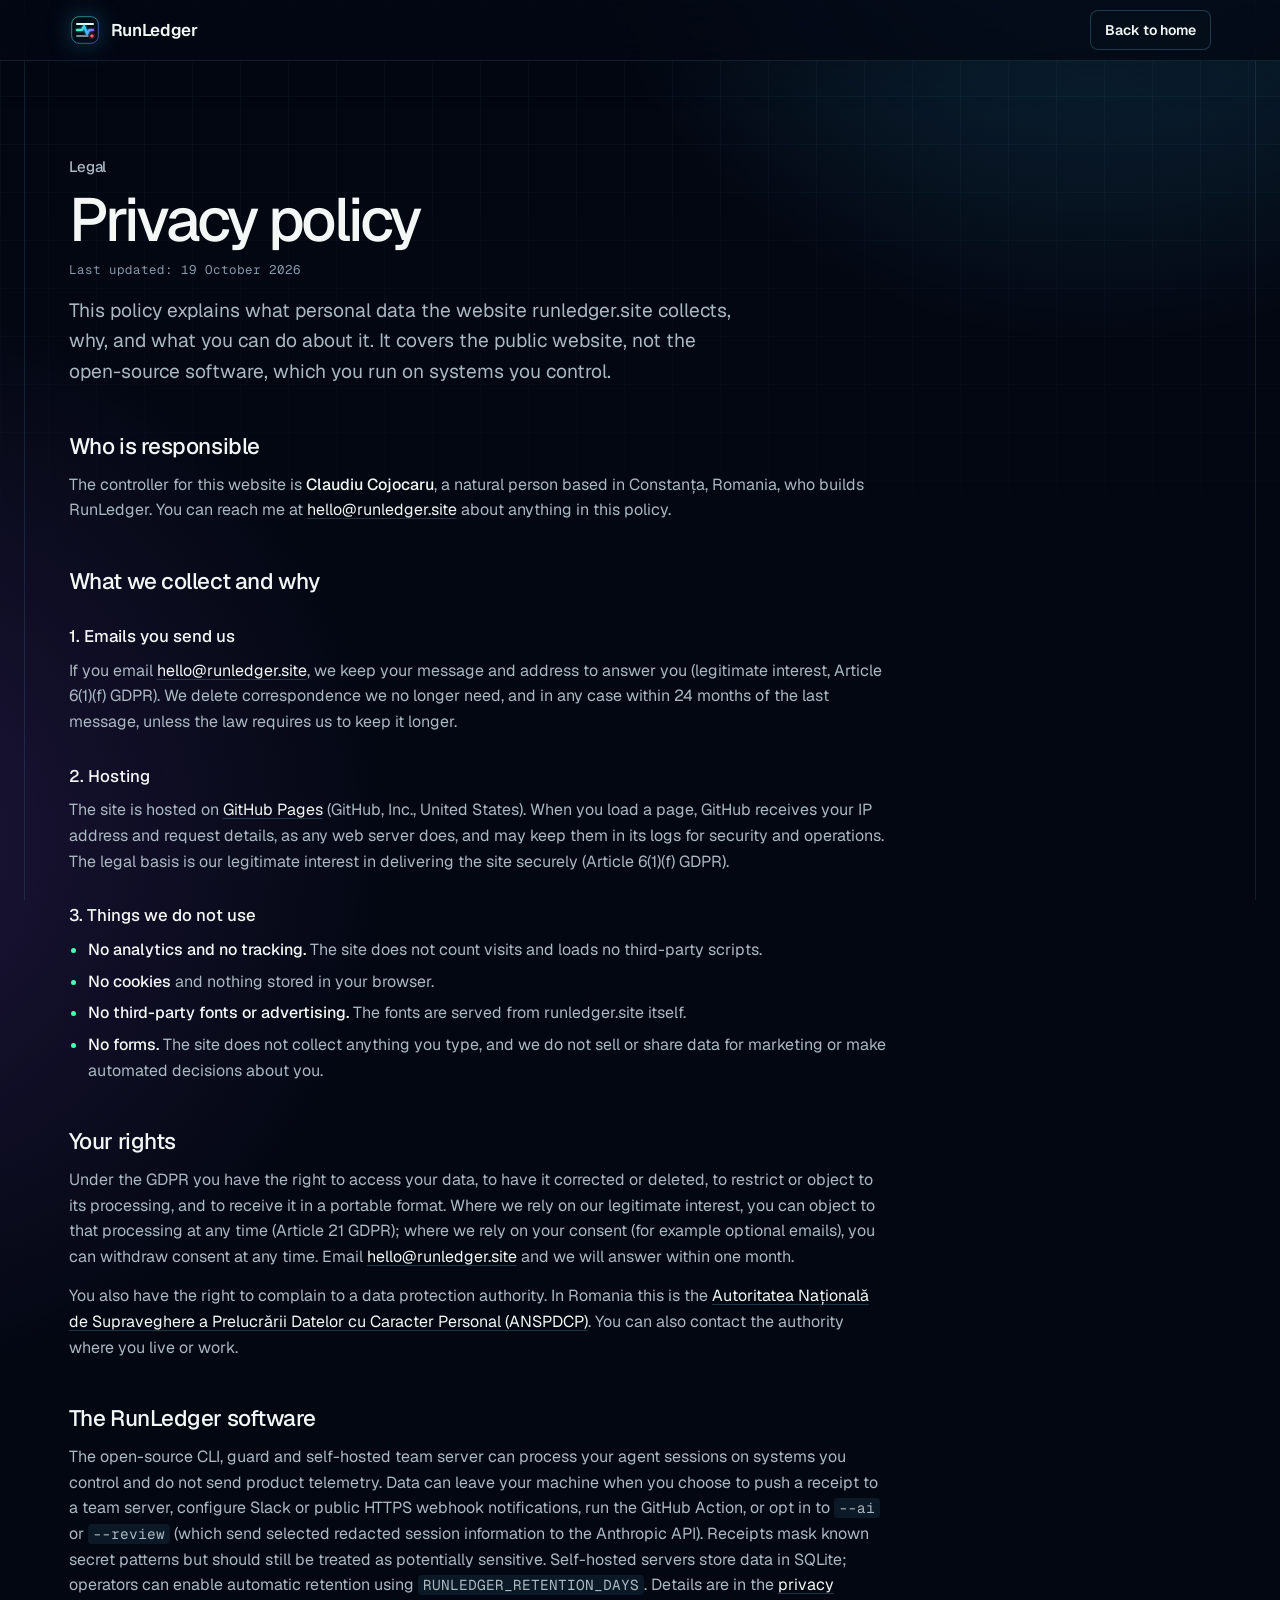
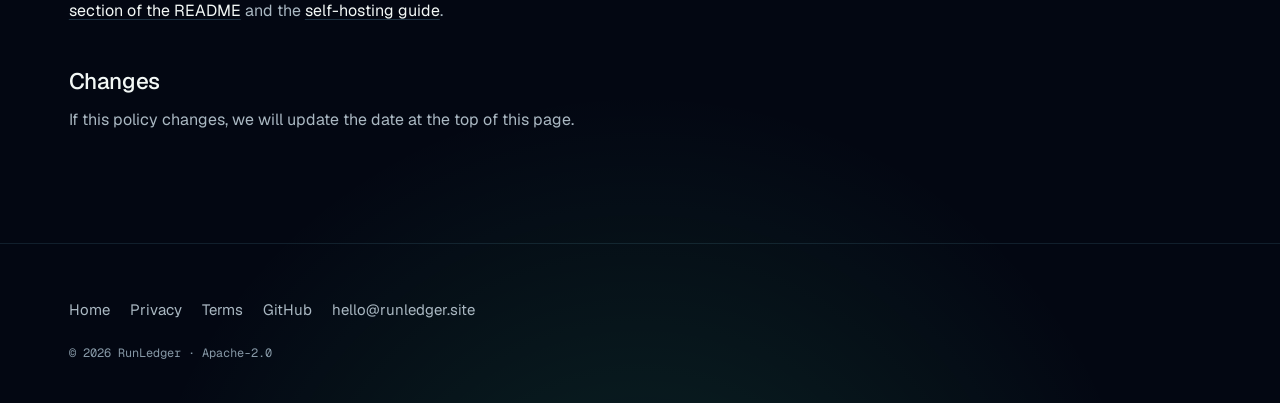
<file: privacy.html>
<!doctype html>
<html lang="en">
<head>
<meta charset="utf-8">
<meta name="viewport" content="width=device-width, initial-scale=1">
<title>Privacy policy · RunLedger</title>
<meta name="description" content="How runledger.site handles personal data: emails you send us and hosting. No cookies and no analytics.">
<link rel="canonical" href="https://runledger.site/privacy.html">
<meta name="theme-color" content="#030712">
<link rel="icon" type="image/svg+xml" href="/favicon.svg">
<link rel="apple-touch-icon" href="/apple-touch-icon.png">
<link rel="preload" href="/fonts/geist-latin.woff2" as="font" type="font/woff2" crossorigin>
<link rel="stylesheet" href="/site.css">
</head>
<body>
<a class="skip" href="#main">Skip to content</a>
<header class="hdr">
  <div class="wrap hdr__in">
    <a class="brand" href="/" aria-label="RunLedger home">
      <img class="mark" src="/favicon.svg" alt="" width="32" height="32">
      <span>RunLedger</span>
    </a>
    <a class="btn btn--sm btn--ghost" href="/">Back to home</a>
  </div>
</header>

<main id="main">
  <div class="wrap">
    <div class="doc">
      <p class="label">Legal</p>
      <h1 class="h1">Privacy policy</h1>
      <p class="meta" style="margin-top:12px">Last updated: 19 October 2026</p>
      <p class="lede">This policy explains what personal data the website runledger.site collects, why, and what you can do about it. It covers the public website, not the open-source software, which you run on systems you control.</p>

      <h2>Who is responsible</h2>
      <p>The controller for this website is <strong>Claudiu Cojocaru</strong>, a natural person based in Constanța, Romania, who builds RunLedger. You can reach me at <a href="mailto:hello@runledger.site">hello@runledger.site</a> about anything in this policy.</p>

      <h2>What we collect and why</h2>

      <h3>1. Emails you send us</h3>
      <p>If you email <a href="mailto:hello@runledger.site">hello@runledger.site</a>, we keep your message and address to answer you (legitimate interest, Article 6(1)(f) GDPR). We delete correspondence we no longer need, and in any case within 24 months of the last message, unless the law requires us to keep it longer.</p>

      <h3>2. Hosting</h3>
      <p>The site is hosted on <a href="https://docs.github.com/en/site-policy/privacy-policies/github-general-privacy-statement">GitHub Pages</a> (GitHub, Inc., United States). When you load a page, GitHub receives your IP address and request details, as any web server does, and may keep them in its logs for security and operations. The legal basis is our legitimate interest in delivering the site securely (Article 6(1)(f) GDPR).</p>

      <h3>3. Things we do not use</h3>
      <ul>
        <li><strong>No analytics and no tracking.</strong> The site does not count visits and loads no third-party scripts.</li>
        <li><strong>No cookies</strong> and nothing stored in your browser.</li>
        <li><strong>No third-party fonts or advertising.</strong> The fonts are served from runledger.site itself.</li>
        <li><strong>No forms.</strong> The site does not collect anything you type, and we do not sell or share data for marketing or make automated decisions about you.</li>
      </ul>

      <h2>Your rights</h2>
      <p>Under the GDPR you have the right to access your data, to have it corrected or deleted, to restrict or object to its processing, and to receive it in a portable format. Where we rely on our legitimate interest, you can object to that processing at any time (Article 21 GDPR); where we rely on your consent (for example optional emails), you can withdraw consent at any time. Email <a href="mailto:hello@runledger.site">hello@runledger.site</a> and we will answer within one month.</p>
      <p>You also have the right to complain to a data protection authority. In Romania this is the <a href="https://www.dataprotection.ro/">Autoritatea Națională de Supraveghere a Prelucrării Datelor cu Caracter Personal (ANSPDCP)</a>. You can also contact the authority where you live or work.</p>

      <h2>The RunLedger software</h2>
      <p>The open-source CLI, guard and self-hosted team server can process your agent sessions on systems you control and do not send product telemetry. Data can leave your machine when you choose to push a receipt to a team server, configure Slack or public HTTPS webhook notifications, run the GitHub Action, or opt in to <code>--ai</code> or <code>--review</code> (which send selected redacted session information to the Anthropic API). Receipts mask known secret patterns but should still be treated as potentially sensitive. Self-hosted servers store data in SQLite; operators can enable automatic retention using <code>RUNLEDGER_RETENTION_DAYS</code>. Details are in the <a href="https://github.com/kodji7202-code/runledger#privacy">privacy section of the README</a> and the <a href="https://github.com/kodji7202-code/runledger/blob/main/docs/self-hosting.md">self-hosting guide</a>.</p>

      <h2>Changes</h2>
      <p>If this policy changes, we will update the date at the top of this page.</p>
    </div>
  </div>
</main>

<footer class="ftr">
  <div class="wrap">
    <nav aria-label="Footer"><ul style="display:flex;flex-wrap:wrap;gap:0 20px"><li><a href="/">Home</a></li><li><a href="/privacy.html" aria-current="page">Privacy</a></li><li><a href="/terms.html">Terms</a></li><li><a href="https://github.com/kodji7202-code/runledger">GitHub</a></li><li><a href="mailto:hello@runledger.site">hello@runledger.site</a></li></ul></nav>
    <p class="ftr__meta" style="margin-top:16px;padding-bottom:40px">&copy; 2026 RunLedger &middot; Apache-2.0</p>
  </div>
</footer>
</body>
</html>
</file>
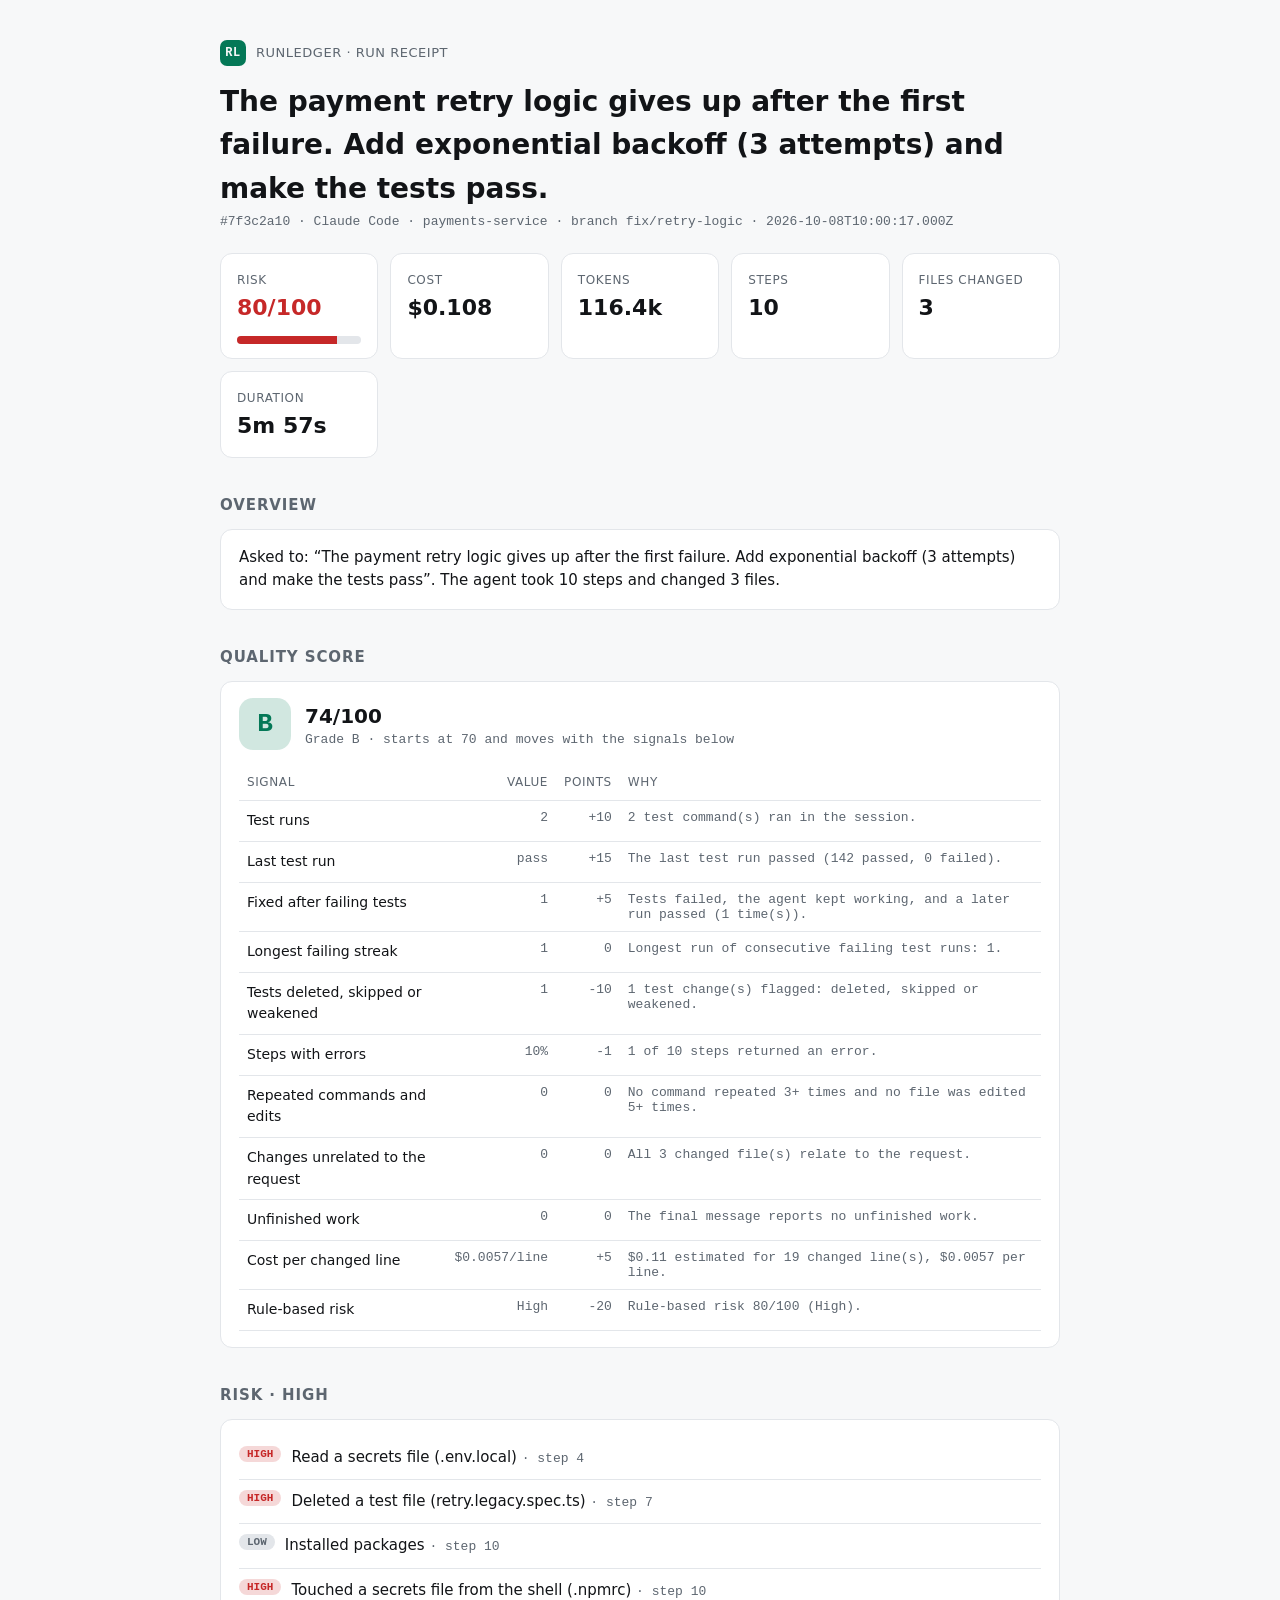
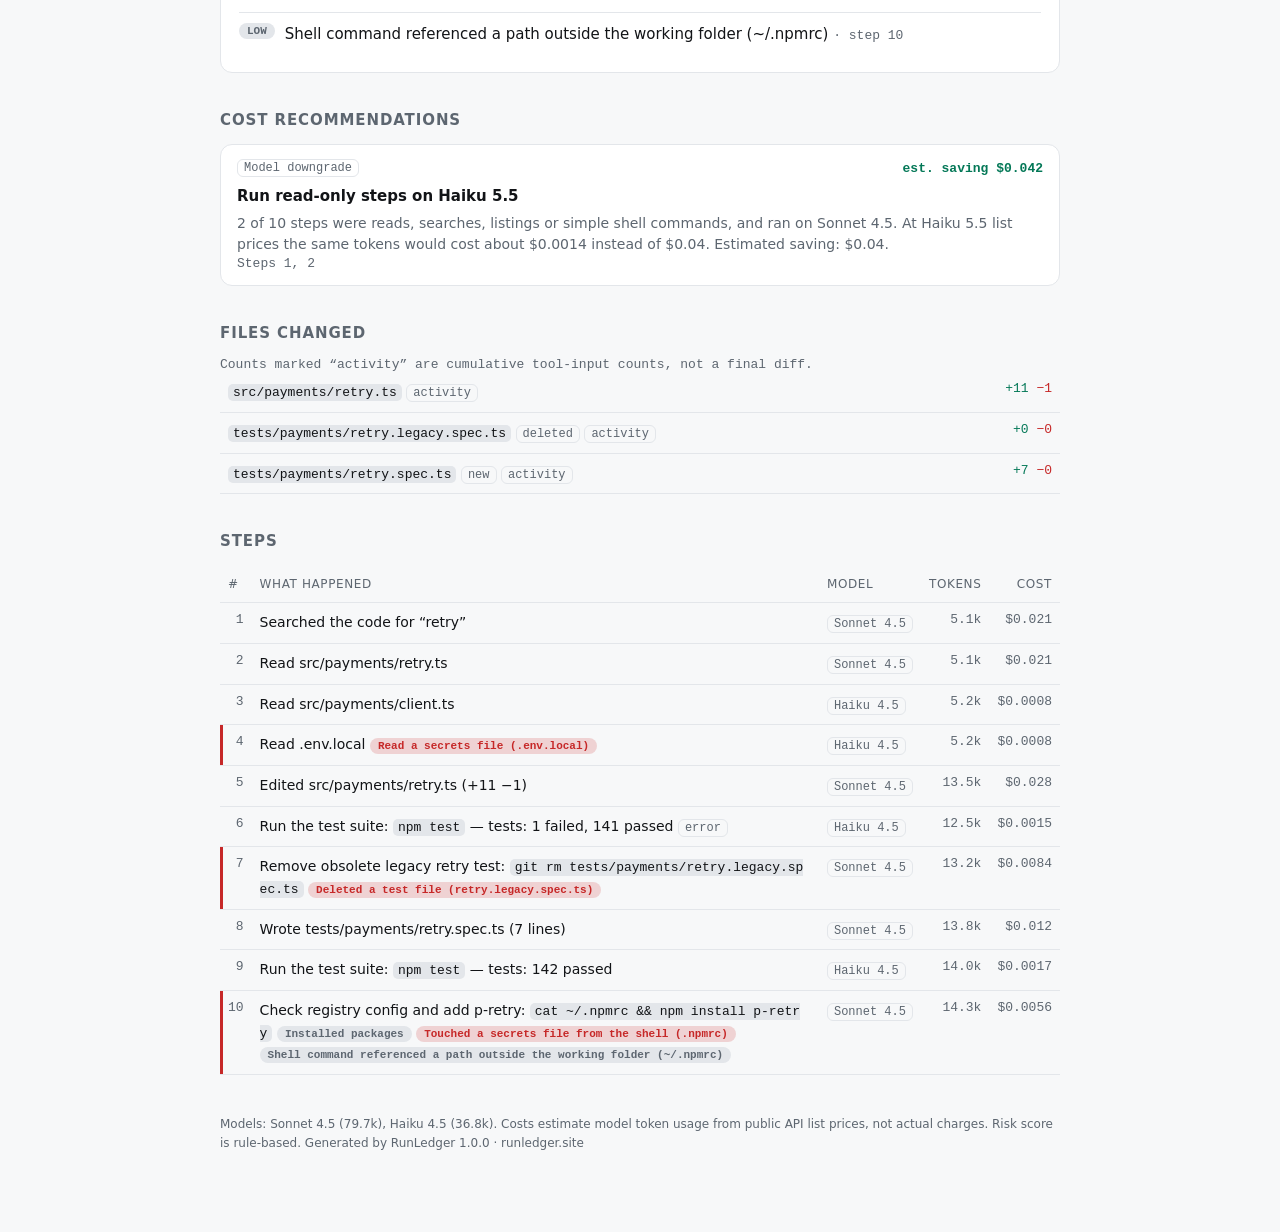
<file: sample-receipt.html>
<!doctype html><html lang="en"><head><meta charset="utf-8">
<meta name="viewport" content="width=device-width,initial-scale=1">
<title>Run receipt · 7f3c2a10 · RunLedger</title><style>
:root{--bg:#0a0b0d;--panel:#111316;--line:#1f2328;--text:#eef0f2;--muted:#9aa1ab;--accent:#4fe0b0;--amber:#f5b547;--red:#ff6b6b}
@media (prefers-color-scheme: light){:root{--bg:#f7f8f9;--panel:#fff;--line:#e3e6ea;--text:#121417;--muted:#5d6670;--accent:#047857;--amber:#b45309;--red:#c62828}}
*{box-sizing:border-box}body{margin:0;background:var(--bg);color:var(--text);font:15px/1.55 ui-sans-serif,system-ui,-apple-system,"Segoe UI",Roboto,sans-serif}
.wrap{max-width:880px;margin:0 auto;padding:40px 20px 80px}
.brand{display:flex;align-items:center;gap:10px;color:var(--muted);font-size:13px;letter-spacing:.04em;text-transform:uppercase}
.mark{width:26px;height:26px;border-radius:7px;background:var(--accent);color:var(--bg);display:grid;place-items:center;font:700 12px ui-monospace,monospace}
h1{font-size:28px;margin:14px 0 4px}h2{font-size:15px;text-transform:uppercase;letter-spacing:.06em;color:var(--muted);margin:36px 0 12px}
.meta{color:var(--muted);font:13px ui-monospace,SFMono-Regular,Menlo,monospace}
.grid{display:grid;grid-template-columns:repeat(auto-fit,minmax(150px,1fr));gap:12px;margin-top:24px}
.card{background:var(--panel);border:1px solid var(--line);border-radius:12px;padding:14px 16px}
.card b{display:block;font-size:22px}.card span{color:var(--muted);font-size:12px;text-transform:uppercase;letter-spacing:.05em}
.bar{height:8px;border-radius:99px;background:var(--line);overflow:hidden;margin-top:10px}.bar i{display:block;height:100%}
.overview{background:var(--panel);border:1px solid var(--line);border-radius:12px;padding:16px 18px}
.risk{display:flex;gap:10px;padding:10px 0;border-bottom:1px solid var(--line)}.risk:last-child{border:0}
.sev{font:700 11px ui-monospace,monospace;padding:2px 8px;border-radius:99px;height:fit-content;white-space:nowrap}
.sev.high{background:color-mix(in srgb,var(--red) 18%,transparent);color:var(--red)}.sev.medium{background:color-mix(in srgb,var(--amber) 18%,transparent);color:var(--amber)}.sev.low{background:var(--line);color:var(--muted)}
table{width:100%;border-collapse:collapse;font-size:14px}td,th{padding:9px 8px;border-bottom:1px solid var(--line);text-align:left;vertical-align:top}th{color:var(--muted);font-weight:500;font-size:12px;text-transform:uppercase;letter-spacing:.05em}
td.num{font:13px ui-monospace,monospace;color:var(--muted);white-space:nowrap;text-align:right}
tr.flag td:first-child{box-shadow:inset 3px 0 var(--amber)}tr.flag.high td:first-child{box-shadow:inset 3px 0 var(--red)}
.pill{font:12px ui-monospace,monospace;color:var(--muted);border:1px solid var(--line);border-radius:6px;padding:1px 6px;white-space:nowrap}
code{font:13px ui-monospace,monospace;background:var(--line);padding:1px 5px;border-radius:5px;word-break:break-all}
.add{color:var(--accent)}.rem{color:var(--red)}
.card small{display:block;color:var(--muted);font-size:12px;margin-top:4px}
.guard-decisions{display:grid;gap:12px}
footer{margin-top:40px;color:var(--muted);font-size:12px}
@media (max-width:600px){
h1,.meta,.risk>div{min-width:0;overflow-wrap:anywhere}
.steps tbody{display:grid;grid-template-columns:auto 1fr auto auto}
.steps tr{display:grid;grid-column:1/-1;grid-template-columns:subgrid;border-bottom:1px solid var(--line)}
.steps td,.steps th{border:0}
.steps tr>:first-child{grid-row:span 2}.steps tr>:nth-child(2){grid-column:2/-1;padding-bottom:2px}.steps tr>:nth-child(n+3){padding-top:0}
.steps .sev{display:inline-block;max-width:100%;margin:2px 0;border-radius:11px;line-height:16px;white-space:normal;overflow-wrap:anywhere;vertical-align:middle}
.steps code{display:inline-block;max-width:100%;word-break:normal;overflow-wrap:anywhere}
}

.grade{display:inline-grid;place-items:center;width:52px;height:52px;border-radius:14px;font:700 26px ui-monospace,monospace;flex:none}
.grade.gA,.grade.gB{background:color-mix(in srgb,var(--accent) 18%,transparent);color:var(--accent)}
.grade.gC,.grade.gD{background:color-mix(in srgb,var(--amber) 18%,transparent);color:var(--amber)}
.grade.gF{background:color-mix(in srgb,var(--red) 18%,transparent);color:var(--red)}
.grade.gX{background:var(--line);color:var(--muted)}
.qhead{display:flex;gap:14px;align-items:center;margin-bottom:14px}.qhead b{font-size:20px}
.up{color:var(--accent)}.down{color:var(--red)}
.verdict{font:700 12px ui-monospace,monospace;padding:4px 10px;border-radius:99px;white-space:nowrap}
.verdict.safe,.ai.false_positive{background:color-mix(in srgb,var(--accent) 18%,transparent);color:var(--accent)}
.verdict.review,.ai.uncertain{background:color-mix(in srgb,var(--amber) 18%,transparent);color:var(--amber)}
.verdict.danger,.ai.confirmed{background:color-mix(in srgb,var(--red) 18%,transparent);color:var(--red)}
.ai{font:700 11px ui-monospace,monospace;padding:2px 8px;border-radius:99px;margin-left:6px;white-space:nowrap}
.ai-note{color:var(--muted);font-size:13px;font-style:italic;margin:0 0 10px}
.ai-review h3{font-size:12px;text-transform:uppercase;letter-spacing:.06em;color:var(--muted);margin:20px 0 8px;font-weight:500}
.recs{display:grid;gap:12px}
.rec{background:var(--panel);border:1px solid var(--line);border-radius:12px;padding:14px 16px}
.rec-top{display:flex;justify-content:space-between;gap:10px;align-items:center;flex-wrap:wrap}
.rec-save{font:600 13px ui-monospace,monospace;color:var(--accent)}
.rec-title{font-weight:600;margin-top:8px}
.rec-detail{color:var(--muted);font-size:14px;margin-top:4px}
@media (max-width:600px){
.signals tbody,.assess tbody{display:grid}.signals tbody{grid-template-columns:1fr auto auto}.assess tbody{grid-template-columns:auto 1fr}
.signals tr,.assess tr{display:grid;grid-column:1/-1;grid-template-columns:subgrid;border-bottom:1px solid var(--line)}
.signals td,.signals th,.assess td,.assess th{border:0}
.signals td:nth-child(-n+3){padding-bottom:2px}.signals td:nth-child(4){grid-column:1/-1;padding-top:0}.signals th:nth-child(4){display:none}
.assess td:first-child{grid-row:span 3}.assess td:nth-child(n+2){grid-column:2}.assess td:nth-child(n+2){padding-bottom:2px}.assess td:nth-child(n+3){padding-top:0}.assess td:last-child{padding-bottom:9px}.assess .ai{margin-left:0}.assess th:nth-child(n+3){display:none}
}
</style></head>
<body><div class="wrap">
<div class="brand"><div class="mark">RL</div>RunLedger · Run receipt</div>
<h1>The payment retry logic gives up after the first failure. Add exponential backoff (3 attempts) and make the tests pass.</h1>
<div class="meta">#7f3c2a10 · Claude Code · payments-service · branch fix/retry-logic · 2026-10-08T10:00:17.000Z</div>

<div class="grid">
 <div class="card"><span>Risk</span><b style="color:var(--red)">80/100</b><div class="bar"><i style="width:80%;background:var(--red)"></i></div></div>
 <div class="card"><span>Cost</span><b>$0.108</b></div>
 <div class="card"><span>Tokens</span><b>116.4k</b></div>
 <div class="card"><span>Steps</span><b>10</b></div>
 <div class="card"><span>Files changed</span><b>3</b></div>
 <div class="card"><span>Duration</span><b>5m 57s</b></div>
</div>



<h2>Overview</h2><div class="overview">Asked to: “The payment retry logic gives up after the first failure. Add exponential backoff (3 attempts) and make the tests pass”. The agent took 10 steps and changed 3 files.</div><h2>Quality score</h2><div class="overview"><div class="qhead"><span class="grade gB">B</span><div><b>74/100</b><div class="meta">Grade B · starts at 70 and moves with the signals below</div></div></div><table class='signals'><tr><th>Signal</th><th style='text-align:right'>Value</th><th style='text-align:right'>Points</th><th>Why</th></tr><tr><td>Test runs</td><td class='num'>2</td><td class='num up'>+10</td><td class='meta'>2 test command(s) ran in the session.</td></tr><tr><td>Last test run</td><td class='num'>pass</td><td class='num up'>+15</td><td class='meta'>The last test run passed (142 passed, 0 failed).</td></tr><tr><td>Fixed after failing tests</td><td class='num'>1</td><td class='num up'>+5</td><td class='meta'>Tests failed, the agent kept working, and a later run passed (1 time(s)).</td></tr><tr><td>Longest failing streak</td><td class='num'>1</td><td class='num '>0</td><td class='meta'>Longest run of consecutive failing test runs: 1.</td></tr><tr><td>Tests deleted, skipped or weakened</td><td class='num'>1</td><td class='num down'>-10</td><td class='meta'>1 test change(s) flagged: deleted, skipped or weakened.</td></tr><tr><td>Steps with errors</td><td class='num'>10%</td><td class='num down'>-1</td><td class='meta'>1 of 10 steps returned an error.</td></tr><tr><td>Repeated commands and edits</td><td class='num'>0</td><td class='num '>0</td><td class='meta'>No command repeated 3+ times and no file was edited 5+ times.</td></tr><tr><td>Changes unrelated to the request</td><td class='num'>0</td><td class='num '>0</td><td class='meta'>All 3 changed file(s) relate to the request.</td></tr><tr><td>Unfinished work</td><td class='num'>0</td><td class='num '>0</td><td class='meta'>The final message reports no unfinished work.</td></tr><tr><td>Cost per changed line</td><td class='num'>$0.0057/line</td><td class='num up'>+5</td><td class='meta'>$0.11 estimated for 19 changed line(s), $0.0057 per line.</td></tr><tr><td>Rule-based risk</td><td class='num'>High</td><td class='num down'>-20</td><td class='meta'>Rule-based risk 80/100 (High).</td></tr></table></div>
<h2>Risk · High</h2><div class="overview"><div class="risk"><span class="sev high">HIGH</span><div>Read a secrets file (.env.local) <span class="meta">· step 4</span></div></div><div class="risk"><span class="sev high">HIGH</span><div>Deleted a test file (retry.legacy.spec.ts) <span class="meta">· step 7</span></div></div><div class="risk"><span class="sev low">LOW</span><div>Installed packages <span class="meta">· step 10</span></div></div><div class="risk"><span class="sev high">HIGH</span><div>Touched a secrets file from the shell (.npmrc) <span class="meta">· step 10</span></div></div><div class="risk"><span class="sev low">LOW</span><div>Shell command referenced a path outside the working folder (~/.npmrc) <span class="meta">· step 10</span></div></div></div><h2>Cost recommendations</h2><div class="recs"><div class="rec"><div class="rec-top"><span class="pill">Model downgrade</span><span class="rec-save">est. saving $0.042</span></div><div class="rec-title">Run read-only steps on Haiku 5.5</div><div class="rec-detail">2 of 10 steps were reads, searches, listings or simple shell commands, and ran on Sonnet 4.5. At Haiku 5.5 list prices the same tokens would cost about $0.0014 instead of $0.04. Estimated saving: $0.04.</div><div class="meta">Steps 1, 2</div></div></div>

<h2>Files changed</h2><div class="meta">Counts marked “activity” are cumulative tool-input counts, not a final diff.</div><table><tr><td><code>src/payments/retry.ts</code> <span class=pill>activity</span></td><td class="num"><span class="add">+11</span> <span class="rem">−1</span></td></tr><tr><td><code>tests/payments/retry.legacy.spec.ts</code> <span class=pill>deleted</span> <span class=pill>activity</span></td><td class="num"><span class="add">+0</span> <span class="rem">−0</span></td></tr><tr><td><code>tests/payments/retry.spec.ts</code> <span class=pill>new</span> <span class=pill>activity</span></td><td class="num"><span class="add">+7</span> <span class="rem">−0</span></td></tr></table>
<h2>Steps</h2><table class="steps"><tr><th>#</th><th>What happened</th><th>Model</th><th style="text-align:right">Tokens</th><th style="text-align:right">Cost</th></tr><tr><td class='num'>1</td><td>Searched the code for “retry”</td><td><span class='pill'>Sonnet 4.5</span></td><td class='num'>5.1k</td><td class='num'>$0.021</td></tr><tr><td class='num'>2</td><td>Read src/payments/retry.ts</td><td><span class='pill'>Sonnet 4.5</span></td><td class='num'>5.1k</td><td class='num'>$0.021</td></tr><tr><td class='num'>3</td><td>Read src/payments/client.ts</td><td><span class='pill'>Haiku 4.5</span></td><td class='num'>5.2k</td><td class='num'>$0.0008</td></tr><tr class="flag high"><td class='num'>4</td><td>Read .env.local <span class='sev high'>Read a secrets file (.env.local)</span></td><td><span class='pill'>Haiku 4.5</span></td><td class='num'>5.2k</td><td class='num'>$0.0008</td></tr><tr><td class='num'>5</td><td>Edited src/payments/retry.ts (+11 −1)</td><td><span class='pill'>Sonnet 4.5</span></td><td class='num'>13.5k</td><td class='num'>$0.028</td></tr><tr><td class='num'>6</td><td>Run the test suite: <code>npm test</code> — tests: 1 failed, 141 passed <span class='pill'>error</span></td><td><span class='pill'>Haiku 4.5</span></td><td class='num'>12.5k</td><td class='num'>$0.0015</td></tr><tr class="flag high"><td class='num'>7</td><td>Remove obsolete legacy retry test: <code>git rm tests/payments/retry.legacy.spec.ts</code> <span class='sev high'>Deleted a test file (retry.legacy.spec.ts)</span></td><td><span class='pill'>Sonnet 4.5</span></td><td class='num'>13.2k</td><td class='num'>$0.0084</td></tr><tr><td class='num'>8</td><td>Wrote tests/payments/retry.spec.ts (7 lines)</td><td><span class='pill'>Sonnet 4.5</span></td><td class='num'>13.8k</td><td class='num'>$0.012</td></tr><tr><td class='num'>9</td><td>Run the test suite: <code>npm test</code> — tests: 142 passed</td><td><span class='pill'>Haiku 4.5</span></td><td class='num'>14.0k</td><td class='num'>$0.0017</td></tr><tr class="flag high"><td class='num'>10</td><td>Check registry config and add p-retry: <code>cat ~/.npmrc &amp;&amp; npm install p-retry</code> <span class='sev low'>Installed packages</span> <span class='sev high'>Touched a secrets file from the shell (.npmrc)</span> <span class='sev low'>Shell command referenced a path outside the working folder (~/.npmrc)</span></td><td><span class='pill'>Sonnet 4.5</span></td><td class='num'>14.3k</td><td class='num'>$0.0056</td></tr></table>
<footer>Models: Sonnet 4.5 (79.7k), Haiku 4.5 (36.8k). Costs estimate model token usage from public API list prices, not actual charges.
Risk score is rule-based. Generated by RunLedger 1.0.0 · runledger.site</footer>
</div></body></html>
</file>
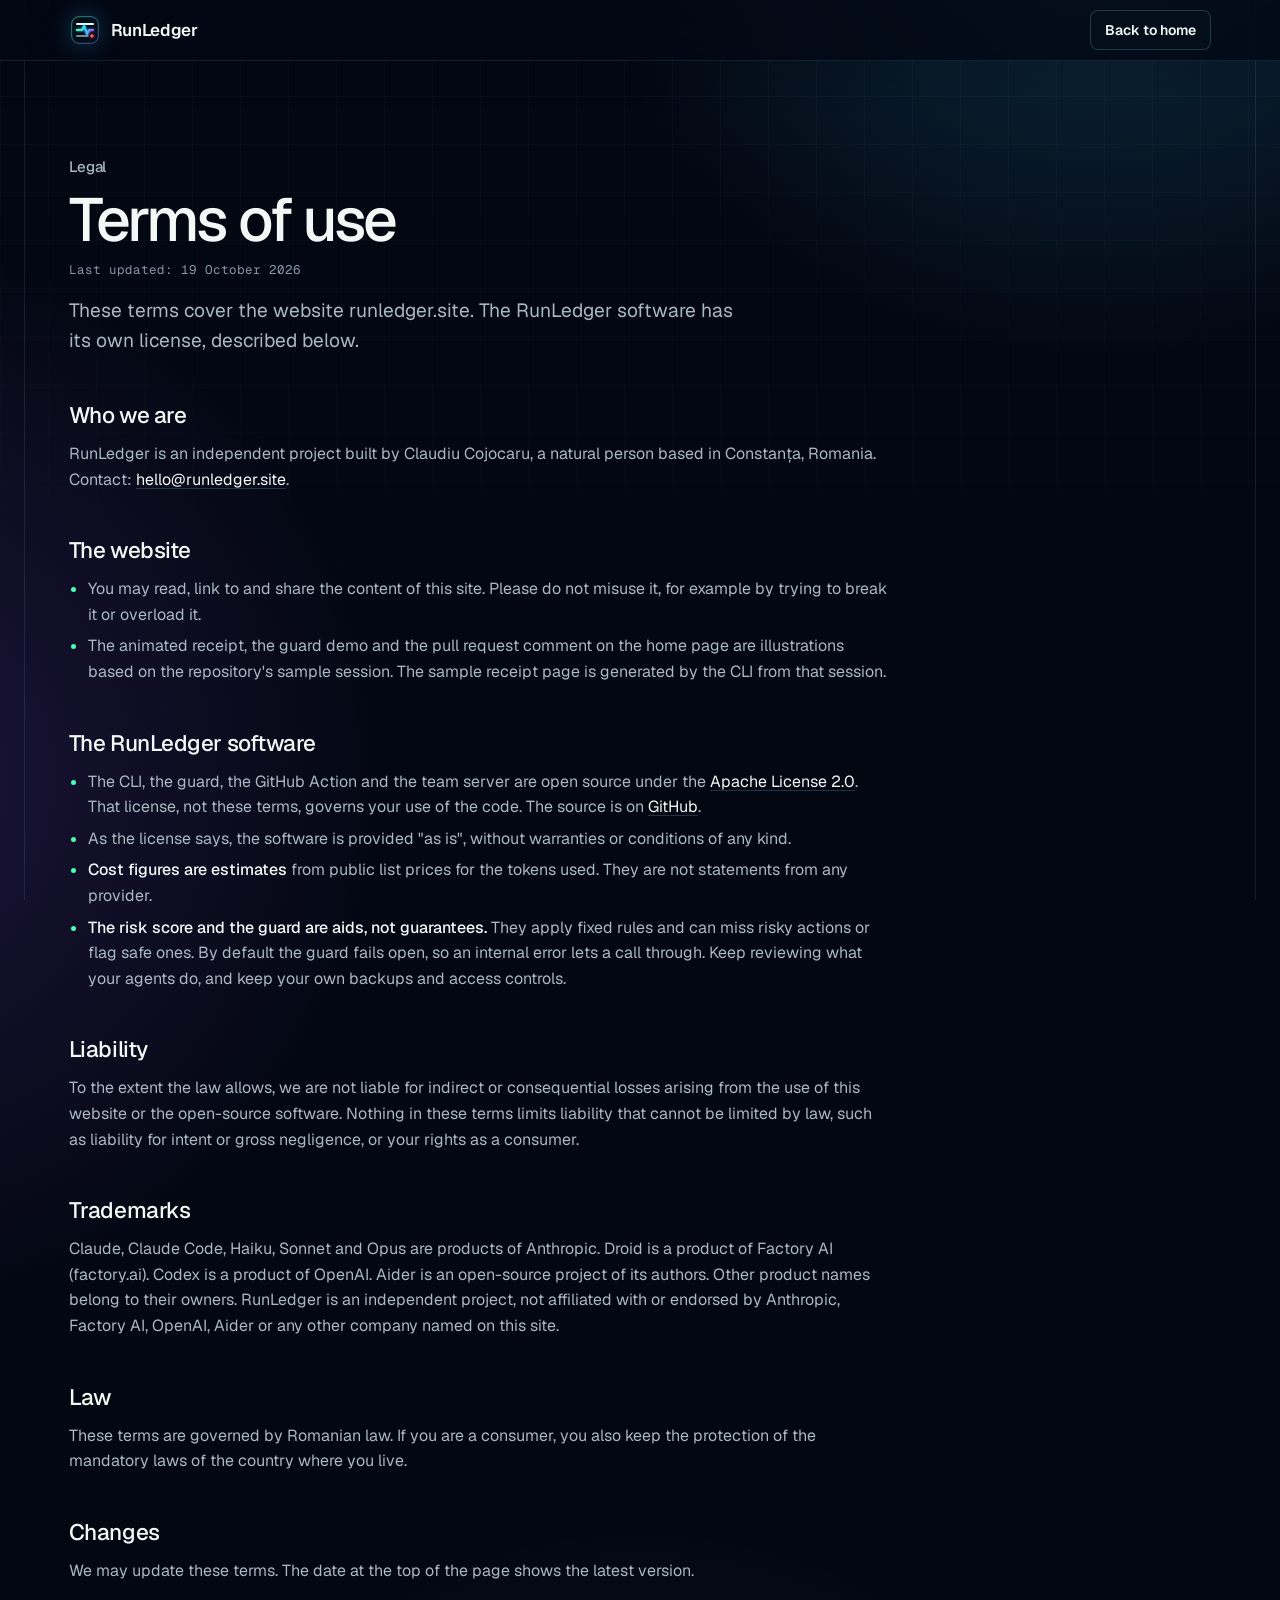
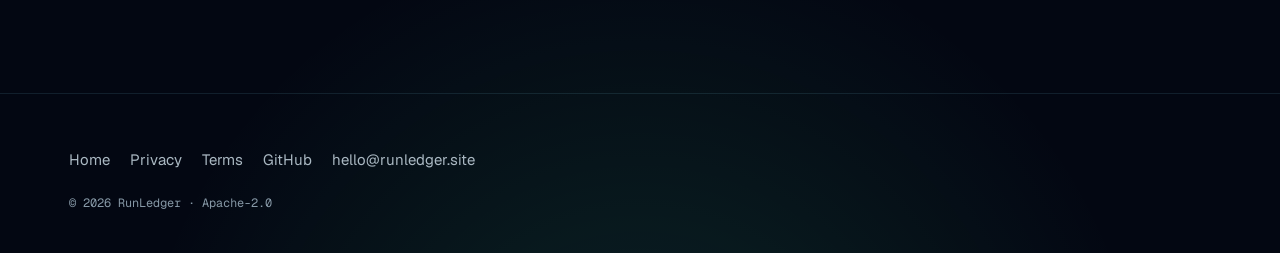
<file: terms.html>
<!doctype html>
<html lang="en">
<head>
<meta charset="utf-8">
<meta name="viewport" content="width=device-width, initial-scale=1">
<title>Terms of use · RunLedger</title>
<meta name="description" content="Terms for using runledger.site and the open-source RunLedger software.">
<link rel="canonical" href="https://runledger.site/terms.html">
<meta name="theme-color" content="#030712">
<link rel="icon" type="image/svg+xml" href="/favicon.svg">
<link rel="apple-touch-icon" href="/apple-touch-icon.png">
<link rel="preload" href="/fonts/geist-latin.woff2" as="font" type="font/woff2" crossorigin>
<link rel="stylesheet" href="/site.css">
</head>
<body>
<a class="skip" href="#main">Skip to content</a>
<header class="hdr">
  <div class="wrap hdr__in">
    <a class="brand" href="/" aria-label="RunLedger home">
      <img class="mark" src="/favicon.svg" alt="" width="32" height="32">
      <span>RunLedger</span>
    </a>
    <a class="btn btn--sm btn--ghost" href="/">Back to home</a>
  </div>
</header>

<main id="main">
  <div class="wrap">
    <div class="doc">
      <p class="label">Legal</p>
      <h1 class="h1">Terms of use</h1>
      <p class="meta" style="margin-top:12px">Last updated: 19 October 2026</p>
      <p class="lede">These terms cover the website runledger.site. The RunLedger software has its own license, described below.</p>

      <h2>Who we are</h2>
      <p>RunLedger is an independent project built by Claudiu Cojocaru, a natural person based in Constanța, Romania. Contact: <a href="mailto:hello@runledger.site">hello@runledger.site</a>.</p>

      <h2>The website</h2>
      <ul>
        <li>You may read, link to and share the content of this site. Please do not misuse it, for example by trying to break it or overload it.</li>
        <li>The animated receipt, the guard demo and the pull request comment on the home page are illustrations based on the repository's sample session. The sample receipt page is generated by the CLI from that session.</li>
      </ul>

      <h2>The RunLedger software</h2>
      <ul>
        <li>The CLI, the guard, the GitHub Action and the team server are open source under the <a href="https://www.apache.org/licenses/LICENSE-2.0">Apache License 2.0</a>. That license, not these terms, governs your use of the code. The source is on <a href="https://github.com/kodji7202-code/runledger">GitHub</a>.</li>
        <li>As the license says, the software is provided "as is", without warranties or conditions of any kind.</li>
        <li><strong>Cost figures are estimates</strong> from public list prices for the tokens used. They are not statements from any provider.</li>
        <li><strong>The risk score and the guard are aids, not guarantees.</strong> They apply fixed rules and can miss risky actions or flag safe ones. By default the guard fails open, so an internal error lets a call through. Keep reviewing what your agents do, and keep your own backups and access controls.</li>
      </ul>

      <h2>Liability</h2>
      <p>To the extent the law allows, we are not liable for indirect or consequential losses arising from the use of this website or the open-source software. Nothing in these terms limits liability that cannot be limited by law, such as liability for intent or gross negligence, or your rights as a consumer.</p>

      <h2>Trademarks</h2>
      <p>Claude, Claude Code, Haiku, Sonnet and Opus are products of Anthropic. Droid is a product of Factory AI (factory.ai). Codex is a product of OpenAI. Aider is an open-source project of its authors. Other product names belong to their owners. RunLedger is an independent project, not affiliated with or endorsed by Anthropic, Factory AI, OpenAI, Aider or any other company named on this site.</p>

      <h2>Law</h2>
      <p>These terms are governed by Romanian law. If you are a consumer, you also keep the protection of the mandatory laws of the country where you live.</p>

      <h2>Changes</h2>
      <p>We may update these terms. The date at the top of the page shows the latest version.</p>
    </div>
  </div>
</main>

<footer class="ftr">
  <div class="wrap">
    <nav aria-label="Footer"><ul style="display:flex;flex-wrap:wrap;gap:0 20px"><li><a href="/">Home</a></li><li><a href="/privacy.html">Privacy</a></li><li><a href="/terms.html" aria-current="page">Terms</a></li><li><a href="https://github.com/kodji7202-code/runledger">GitHub</a></li><li><a href="mailto:hello@runledger.site">hello@runledger.site</a></li></ul></nav>
    <p class="ftr__meta" style="margin-top:16px;padding-bottom:40px">&copy; 2026 RunLedger &middot; Apache-2.0</p>
  </div>
</footer>
</body>
</html>
</file>
<file: site.css>
/* RunLedger site. Mobile-first. Geist + Geist Mono are self-hosted (SIL OFL, see fonts/OFL.txt). */
@font-face { font-family: "Geist"; font-style: normal; font-weight: 100 900; font-display: swap; src: url(fonts/geist-latin-ext.woff2) format("woff2"); unicode-range: U+0100-02BA, U+02BD-02C5, U+02C7-02CC, U+02CE-02D7, U+02DD-02FF, U+0304, U+0308, U+0329, U+1D00-1DBF, U+1E00-1E9F, U+1EF2-1EFF, U+2020, U+20A0-20AB, U+20AD-20C4, U+2113, U+2C60-2C7F, U+A720-A7FF; }
@font-face { font-family: "Geist"; font-style: normal; font-weight: 100 900; font-display: swap; src: url(fonts/geist-latin.woff2) format("woff2"); unicode-range: U+0000-00FF, U+0131, U+0152-0153, U+02BB-02BC, U+02C6, U+02DA, U+02DC, U+0304, U+0308, U+0329, U+2000-206F, U+20AC, U+2122, U+2191, U+2193, U+2212, U+2215, U+FEFF, U+FFFD; }
@font-face { font-family: "Geist Mono"; font-style: normal; font-weight: 100 900; font-display: swap; src: url(fonts/geist-mono-latin-ext.woff2) format("woff2"); unicode-range: U+0100-02BA, U+02BD-02C5, U+02C7-02CC, U+02CE-02D7, U+02DD-02FF, U+0304, U+0308, U+0329, U+1D00-1DBF, U+1E00-1E9F, U+1EF2-1EFF, U+2020, U+20A0-20AB, U+20AD-20C4, U+2113, U+2C60-2C7F, U+A720-A7FF; }
@font-face { font-family: "Geist Mono"; font-style: normal; font-weight: 100 900; font-display: swap; src: url(fonts/geist-mono-latin.woff2) format("woff2"); unicode-range: U+0000-00FF, U+0131, U+0152-0153, U+02BB-02BC, U+02C6, U+02DA, U+02DC, U+0304, U+0308, U+0329, U+2000-206F, U+20AC, U+2122, U+2191, U+2193, U+2212, U+2215, U+FEFF, U+FFFD; }

:root {
  color-scheme: dark;
  --bg: #030712;
  --panel: #07111d;
  --panel-2: #0b1826;
  --fg: #f3f8f6;
  --fg-2: #aab8c2;
  --fg-3: #8799a7;
  --line: #8bdfff1c;
  --line-2: #8bdfff36;
  --accent: #48ffb2;
  --cyan: #34c7ff;
  --violet: #9c5cff;
  --accent-dim: #48ffb21f;
  --amber: #f5b544;
  --red: #ff4f67;
  --mono: "Geist Mono", ui-monospace, SFMono-Regular, Menlo, Consolas, monospace;
  --sans: "Geist", ui-sans-serif, system-ui, -apple-system, "Segoe UI", Roboto, sans-serif;
  --ease: cubic-bezier(.2, .7, .2, 1);
  --max: 1240px;
  --outer: clamp(8px, 2vw, 24px);
  --pad: clamp(16px, 3.5vw, 48px);
  --sec: clamp(56px, 8vw, 104px);
}
*, *::before, *::after { box-sizing: border-box; }
html { -webkit-text-size-adjust: 100%; scroll-padding-top: 76px; background: var(--bg); }
html.motion { scroll-behavior: smooth; }
body { margin: 0; background: var(--bg); color: var(--fg); font: 400 16px/1.6 var(--sans); -webkit-font-smoothing: antialiased; overflow-x: hidden; }
h1, h2, h3, h4, p, ul, ol, figure, dl, dd, pre { margin: 0; }
ul, ol { padding: 0; list-style: none; }
a { color: inherit; }
button { font: inherit; color: inherit; }
h1, h2 { text-wrap: balance; }
p { text-wrap: pretty; }
code, pre, kbd { font-family: var(--mono); }
:focus-visible { outline: 2px solid var(--accent); outline-offset: 3px; border-radius: 4px; }
::selection { background: var(--accent); color: #031018; }
.sr { position: absolute; width: 1px; height: 1px; overflow: hidden; clip-path: inset(50%); white-space: nowrap; }
.skip { position: fixed; left: 12px; top: -80px; z-index: 100; padding: 10px 14px; border-radius: 6px; background: var(--fg); color: var(--bg); font-weight: 500; text-decoration: none; }
.skip:focus { top: 10px; }

/* Layout: two fine vertical rails frame the content column. */
body::before { content: ""; position: fixed; inset: 0; z-index: 0; pointer-events: none; width: min(100% - 2 * var(--outer), var(--max)); margin-inline: auto; border-inline: 1px solid var(--line); }
.wrap { position: relative; z-index: 1; width: min(100% - 2 * var(--outer), var(--max)); margin-inline: auto; padding-inline: var(--pad); }
main, footer { position: relative; z-index: 1; }
.sec { position: relative; padding-block: var(--sec); border-top: 1px solid var(--line); }
/* Single-column grids must be able to shrink below their content on narrow screens. */
.split, .demo, .how, .hero__grid, .agent, .cases, .stats, .links, .ftr__grid, .cols3, .steps { grid-template-columns: minmax(0, 1fr); }
.label { margin-bottom: 16px; font: 500 15px/1.3 var(--sans); letter-spacing: -.005em; color: var(--accent); }
.h2 { max-width: 16ch; font-weight: 500; font-size: clamp(2.1rem, 1.1rem + 4.6vw, 4.4rem); line-height: 1; letter-spacing: -.04em; }
.h2 em { font-style: normal; color: var(--fg-3); }
.lede { max-width: 52ch; margin-top: 20px; font-size: clamp(1.02rem, .95rem + .35vw, 1.2rem); color: var(--fg-2); }
.mono { font-family: var(--mono); }
.hint { font: 400 12.5px/1.5 var(--mono); color: var(--fg-3); }
.link { color: var(--fg); text-decoration: underline; text-decoration-color: var(--line-2); text-underline-offset: 4px; transition: text-decoration-color .2s; }
.link:hover { text-decoration-color: var(--accent); }

/* Header + mobile nav */
.hdr { position: sticky; top: 0; z-index: 50; border-bottom: 1px solid var(--line); background: var(--bg); }
.hdr__in { display: flex; align-items: center; justify-content: space-between; gap: 12px; min-height: 60px; }
.brand { display: inline-flex; align-items: center; gap: 10px; min-height: 44px; font: 600 17px/1 var(--sans); letter-spacing: -.02em; text-decoration: none; }
.mark { flex: none; width: 26px; height: 26px; }
.mark rect { fill: var(--accent); }
.prog { position: absolute; left: 0; right: 0; bottom: -1px; height: 1px; background: var(--accent); transform: scaleX(0); transform-origin: 0 50%; will-change: transform; }
.nav { display: none; }
.hdr .hdr__cta { display: none; }
.tog { display: inline-grid; place-items: center; width: 44px; height: 44px; margin-right: -10px; padding: 0; border: 0; background: none; cursor: pointer; }
.tog i { grid-area: 1 / 1; width: 20px; height: 1.5px; background: var(--fg); transition: transform .3s var(--ease); }
.tog i:first-child { transform: translateY(-4px); }
.tog i:last-child { transform: translateY(4px); }
.tog[aria-expanded="true"] i:first-child { transform: rotate(45deg); }
.tog[aria-expanded="true"] i:last-child { transform: rotate(-45deg); }
.js .nav { display: flex; flex-direction: column; position: fixed; inset: 61px 0 0; z-index: 40; padding: 12px var(--pad) 32px; overflow-y: auto; background: var(--bg); visibility: hidden; opacity: 0; transform: translateY(-8px); transition: opacity .25s var(--ease), transform .25s var(--ease), visibility 0s .25s; }
.js .hdr.open .nav { visibility: visible; opacity: 1; transform: none; transition-delay: 0s; }
.nav a { display: flex; align-items: center; justify-content: space-between; min-height: 64px; border-bottom: 1px solid var(--line); font-size: clamp(1.5rem, 6vw, 2rem); letter-spacing: -.03em; text-decoration: none; }
.nav a span { font: 400 12px/1 var(--mono); color: var(--fg-3); }
.nav .nav__gh { margin-top: 20px; border: 0; justify-content: center; }
html:not(.js) .nav { display: flex; flex-wrap: wrap; gap: 4px 16px; padding: 0 var(--pad) 12px; }
html:not(.js) .nav a { min-height: 32px; font-size: 14px; border: 0; }
html:not(.js) .tog { display: none; }
body.lock { overflow: hidden; }

@media (max-width: 959px) {
  .js .nav { height: calc(100vh - 61px); height: calc(100dvh - 61px); }
}

/* Buttons + badges */
.btn { position: relative; display: inline-flex; align-items: center; justify-content: center; gap: 10px; min-height: 52px; padding: 0 22px; border: 1px solid var(--accent); border-radius: 8px; background: var(--accent); color: #031018; font-weight: 600; font-size: 15.5px; text-decoration: none; cursor: pointer; transition: transform .25s var(--ease); }
.btn { transform: translate3d(var(--tx, 0), var(--ty, 0), 0); }
.btn:hover { transform: translate3d(var(--tx, 0), calc(var(--ty, 0px) - 2px), 0); }
.btn:active { transform: translate3d(var(--tx, 0), var(--ty, 0), 0) scale(.98); }
.btn svg { width: 16px; height: 16px; flex: none; }
.btn--sm { min-height: 40px; padding: 0 14px; font-size: 14px; }
.btn--ghost { background: transparent; color: var(--fg); border-color: var(--line-2); }
.btn--ghost:hover { border-color: var(--accent); }
.btn .arr { transition: transform .25s var(--ease); }
.btn:hover .arr { transform: translateX(3px); }
.cmd { display: inline-flex; align-items: center; justify-content: space-between; gap: 14px; min-height: 52px; max-width: 100%; padding: 0 8px 0 16px; border: 1px solid var(--line-2); border-radius: 8px; background: var(--panel); font-size: 13.5px; cursor: pointer; transition: border-color .2s; }
.cmd:hover { border-color: var(--accent); }
.cmd code { font-size: inherit; white-space: nowrap; }
.cmd code b { color: var(--accent); font-weight: 400; }
.cmd__tx { display: inline-flex; align-items: center; gap: 6px; min-width: 84px; justify-content: center; padding: 8px 10px; border-radius: 5px; background: var(--panel-2); font: 500 13px/1 var(--sans); color: var(--fg-2); }
.cmd__tx svg { width: 13px; height: 13px; }
.cmd .ok { display: none; }
.cmd.done { border-color: var(--accent); }
.cmd.done .cmd__tx { background: var(--accent-dim); color: var(--accent); }
.cmd.done .ok { display: block; }
.cmd.done .cp { display: none; }
.bd { display: inline-block; padding: 2px 7px; border: 1px solid var(--line-2); border-radius: 4px; font: 500 10.5px/1.5 var(--mono); letter-spacing: .07em; text-transform: uppercase; color: var(--fg-3); white-space: nowrap; }
.bd--high, .bd--deny { color: var(--red); border-color: #ff4f6766; background: #ff4f671a; }
.bd--med, .bd--ask { color: var(--amber); border-color: #f5b54466; background: #f5b5441a; }
.bd--pass, .bd--allow { color: var(--accent); border-color: #4fe0b066; background: var(--accent-dim); }

/* Hero */
.hero { position: relative; overflow: hidden; padding-block: clamp(40px, 8vw, 104px) clamp(56px, 9vw, 120px); }
.hero__grid { position: relative; z-index: 1; display: grid; gap: 40px; }
.rec { display: inline-flex; align-items: center; gap: 10px; font: 500 15px/1.3 var(--sans); color: var(--fg-2); }
.rec i { width: 7px; height: 7px; border-radius: 50%; background: var(--red); }
.motion .rec i { animation: pulse 1.6s ease-in-out infinite; }
.h1 { margin-top: 20px; font-weight: 500; font-size: clamp(2.7rem, 1.1rem + 8.2vw, 6.2rem); line-height: .96; letter-spacing: -.05em; }
.h1 .hl { color: var(--accent); }
.w { display: inline-block; overflow: hidden; vertical-align: top; padding: 0 .05em .12em 0; margin: 0 -.05em -.12em 0; }
.w > span { display: inline-block; }
.motion .w > span { transform: translateY(108%); animation: rise .9s var(--ease) forwards; animation-delay: calc(var(--i, 0) * 55ms + 80ms); }
.sub { max-width: 34ch; margin-top: 24px; font-size: clamp(1.1rem, 1rem + .6vw, 1.4rem); line-height: 1.4; color: var(--fg-2); }
.cta { display: flex; flex-wrap: wrap; align-items: center; gap: 12px; margin-top: 32px; }
.cta .cmd { flex: 1 1 260px; max-width: 420px; }
.facts { display: flex; flex-wrap: wrap; gap: 6px 24px; margin-top: 28px; font-size: 14.5px; line-height: 1.4; color: var(--fg-2); }
.facts li { display: flex; align-items: center; gap: 8px; }
.facts li::before { content: ""; width: 5px; height: 5px; background: var(--accent); }

/* Receipt tape */
.tape { position: relative; border: 1px solid var(--line-2); border-radius: 10px; background: #07111d; overflow: hidden; }
.tape__hd { display: flex; align-items: center; justify-content: space-between; gap: 12px; padding: 12px 14px; border-bottom: 1px solid var(--line); font: 400 11.5px/1.3 var(--mono); color: var(--fg-3); }
.tape__hd b { color: var(--fg); font-weight: 500; }
.tape__hd .rec { padding: 4px 9px 4px 8px; font-size: 10.5px; }
.tape__run { min-width: 0; overflow: hidden; text-overflow: ellipsis; white-space: nowrap; }
.rows { counter-reset: r; }
.row { display: grid; grid-template-columns: 22px minmax(0, 1fr) auto; align-items: center; gap: 10px; height: 38px; padding-inline: 14px; border-bottom: 1px dashed var(--line); font: 400 12.5px/1 var(--mono); transition: opacity .35s var(--ease), transform .35s var(--ease); }
.row .i { color: var(--fg-3); }
.row .t { min-width: 0; overflow: hidden; text-overflow: ellipsis; white-space: nowrap; color: var(--fg); }
.row .t s { text-decoration: none; color: var(--fg-3); }
.row .k { display: none; color: var(--fg-3); text-align: right; }
.row.risk { background: #ff4f670f; }
.motion .row:not(.on) .k, .motion .row:not(.on) .bd { visibility: hidden; }
.motion .row.risk:not(.on) { background: none; }
.motion .row:not(.on) .i { color: #ffffff40; }
.motion .row:not(.on) .t::before { content: ""; display: block; width: var(--w, 52%); height: 6px; border-radius: 3px; background: var(--line); }
.row:nth-child(3n+1) { --w: 58%; } .row:nth-child(3n+2) { --w: 44%; } .row:nth-child(3n) { --w: 70%; }
.row.on { animation: print .4s var(--ease); }
.row.typing .t::after { content: ""; display: inline-block; width: 7px; height: 13px; margin-left: 2px; vertical-align: -2px; background: var(--accent); }
.motion .row.typing .t::after { animation: blink .8s steps(1) infinite; }
.tape__ft { display: grid; grid-template-columns: repeat(2, minmax(0, 1fr)); gap: 1px; background: var(--line); border-top: 1px solid var(--line); }
.tape__ft > div { padding: 12px 14px; background: #050d17; }
.tape__ft dt { font: 400 12.5px/1 var(--sans); color: var(--fg-3); }
.tape__ft dd { margin-top: 8px; font: 500 15px/1 var(--mono); }
.tape__ft .red { color: var(--red); }
.tape__ft dd, .meter__bar { transition: opacity .5s var(--ease), transform .5s var(--ease); }
.motion .tape__ft:not(.on) dd { opacity: 0; transform: translateY(8px); }
.motion .tape__ft:not(.on) dt { opacity: .45; }
.tape__ft > div:nth-child(2) dd { transition-delay: 70ms; } .tape__ft > div:nth-child(3) dd { transition-delay: 140ms; } .tape__ft > div:nth-child(4) dd { transition-delay: 210ms; } .tape__ft > div:nth-child(5) dd { transition-delay: 300ms; }
.meter { grid-column: 1 / -1; padding: 12px 14px 14px; background: #050d17; }
.meter__bar { height: 4px; margin-top: 10px; border-radius: 2px; background: var(--line); overflow: hidden; }
.meter__bar i { display: block; width: 100%; height: 100%; background: var(--red); transform: scaleX(.8); transform-origin: 0 50%; transition: transform 1.2s var(--ease); }
.motion .tape__ft:not(.on) .meter__bar i { transform: scaleX(0); }
.tape__cap { margin-top: 12px; }

/* Ticker */
.ticker { position: relative; z-index: 1; overflow: hidden; border-block: 1px solid var(--line); padding-block: 14px; font: 400 12px/1 var(--mono); letter-spacing: .06em; color: var(--fg-3); white-space: nowrap; }
.ticker__in { display: flex; width: max-content; }
.ticker__in span { padding-inline: 18px; }
.ticker__in span::before { content: "+"; margin-right: 36px; color: var(--accent); }
.motion .ticker__in { animation: tick 50s linear infinite; }

/* Problem */
.big { max-width: 22ch; font-weight: 500; font-size: clamp(2rem, 1rem + 5vw, 4.8rem); line-height: 1.02; letter-spacing: -.04em; }
.motion .big .wd { opacity: .62; transition: opacity .4s var(--ease); }
.motion .big .wd.on { opacity: 1; }
.cols3 { display: grid; gap: 0; margin-top: clamp(48px, 8vw, 96px); border-top: 1px solid var(--line); }
.col3 { padding: 28px 0; border-bottom: 1px solid var(--line); }
.col3 h3 { margin-top: 14px; font-weight: 500; font-size: 1.35rem; letter-spacing: -.02em; line-height: 1.2; }
.col3 p { margin-top: 10px; color: var(--fg-2); max-width: 42ch; }

/* How it works */
.how { display: grid; gap: 40px; }
.how__nav { display: none; }
.steps { position: relative; display: grid; gap: 0; padding-left: 28px; }
.steps::before, .steps__fill { content: ""; position: absolute; left: 0; top: 0; bottom: 0; width: 1px; background: var(--line-2); }
.steps__fill { background: var(--accent); transform: scaleY(0); transform-origin: 50% 0; will-change: transform; }
.step { position: relative; padding-block: 24px 40px; transition: opacity .5s var(--ease); }
.step::before { content: ""; position: absolute; left: -32px; top: 32px; width: 9px; height: 9px; border: 1px solid var(--line-2); border-radius: 50%; background: var(--bg); transition: background .3s, border-color .3s; }
.step.act::before { background: var(--accent); border-color: var(--accent); }
.motion .step:not(.act) { opacity: .78; }
.step h3 { margin-top: 12px; font-weight: 500; font-size: clamp(1.8rem, 1.2rem + 2.6vw, 3rem); letter-spacing: -.04em; line-height: 1; }
.step p { margin-top: 14px; max-width: 46ch; color: var(--fg-2); }
.vis { margin-top: 22px; padding: 14px; border: 1px solid var(--line); border-radius: 8px; background: var(--panel); font: 400 12.5px/1.8 var(--mono); color: var(--fg-2); overflow: hidden; }
.vis .p { color: var(--accent); }
.vis .d { color: var(--fg-3); }
.vis .ln { display: flex; flex-wrap: wrap; align-items: center; gap: 4px 10px; }
.vis .ln > span:first-child { min-width: 0; overflow-wrap: anywhere; }
.vis .ln .bd { margin-left: auto; }
.vis .ln.tags .bd { margin-left: 0; }
@media (min-width: 960px) {
  .how { grid-template-columns: minmax(0, 5fr) minmax(0, 7fr); gap: 64px; }
  .how__side { position: sticky; top: 110px; align-self: start; }
  .how__nav { display: grid; margin-top: 40px; border-top: 1px solid var(--line); }
  .how__nav li { display: flex; gap: 16px; padding: 14px 0; border-bottom: 1px solid var(--line); font-size: 1.15rem; color: var(--fg-3); transition: color .3s, transform .4s var(--ease); }
  .how__nav li.act { color: var(--fg); transform: translateX(8px); }
  .how__nav li::before { content: ""; flex: none; align-self: center; width: 8px; height: 8px; border-radius: 50%; background: var(--line-2); transition: background .3s; }
  .how__nav li.act::before { background: var(--accent); }
  .step { min-height: min(52vh, 440px); padding-block: 32px; }
  .step::before { top: 48px; }
}

@keyframes rise { to { transform: none; } }
@keyframes print { from { opacity: .35; transform: translateY(4px); } }
@keyframes pulse { 50% { opacity: .25; } }
@keyframes blink { 50% { opacity: 0; } }
@keyframes tick { to { transform: translateX(-50%); } }
@media (min-width: 560px) {
  .row { grid-template-columns: 22px minmax(0, 1fr) 44px auto; }
  .row .k { display: block; }
  .tape__ft { grid-template-columns: repeat(4, 1fr); }
  .cols3 { grid-template-columns: repeat(3, 1fr); }
  .col3 { padding: 28px 28px 28px 0; border-bottom: 0; }
  .col3 + .col3 { padding-left: 28px; border-left: 1px solid var(--line); }
}
@media (min-width: 1080px) {
  .hero__grid { grid-template-columns: minmax(0, 1.05fr) minmax(0, 1fr); align-items: center; gap: 56px; }
  .row { font-size: 13px; }
}

/* Bento */
.bento { display: grid; grid-template-columns: minmax(0, 1fr); gap: 1px; margin-top: clamp(40px, 7vw, 80px); border: 1px solid var(--line); background: var(--line); }
.cell { position: relative; display: flex; flex-direction: column; min-height: 230px; padding: 24px; background: var(--bg); overflow: hidden; }
.cell > * { position: relative; }
.cell::before { content: ""; position: absolute; left: 0; top: 0; width: 320px; height: 320px; margin: -160px 0 0 -160px; background: radial-gradient(closest-side, #4fe0b01c, transparent); opacity: 0; transform: translate3d(var(--mx, 50%), var(--my, 50%), 0); transition: opacity .3s; pointer-events: none; }
.cell:hover::before { opacity: 1; }
.cell .n { font: 500 14px/1 var(--sans); color: var(--accent); }
.cell h3 { margin-top: 12px; font-weight: 500; font-size: 1.4rem; letter-spacing: -.03em; line-height: 1.15; }
.cell p { margin-top: 10px; max-width: 40ch; font-size: 15px; color: var(--fg-2); }
.cell .viz { margin-top: auto; padding-top: 24px; }
.ticks { display: flex; gap: 3px; height: 34px; }
.ticks i { flex: 1; background: var(--line-2); transform-origin: 50% 100%; }
.ticks i.on { background: var(--amber); }
.ticks i.hot { background: var(--red); }
.bars { display: flex; align-items: flex-end; gap: 5px; height: 64px; }
.bars i { flex: 1; height: var(--h); background: var(--line-2); transform-origin: 50% 100%; }
.bars i.hi { background: var(--accent); }
.grade { display: flex; align-items: baseline; gap: 12px; font: 500 3.2rem/1 var(--mono); letter-spacing: -.05em; }
.grade span { font-size: 14px; letter-spacing: 0; color: var(--fg-3); }
.mask { font: 400 12.5px/1.9 var(--mono); color: var(--fg-2); overflow-wrap: anywhere; }
.mask b { color: var(--accent); font-weight: 400; letter-spacing: .1em; }
.mini { display: grid; grid-template-columns: minmax(0, 1fr); gap: 6px; font: 400 12.5px/1.4 var(--mono); }
.mini div { display: flex; align-items: center; justify-content: space-between; gap: 10px; padding: 8px 10px; border: 1px solid var(--line); border-radius: 6px; background: var(--panel); }
.mini div > span:last-child { display: flex; flex: none; align-items: center; gap: 6px; }
.mini div > span:first-child { min-width: 0; overflow: hidden; text-overflow: ellipsis; white-space: nowrap; }
.add { color: var(--accent); } .rem { color: var(--red); }
.motion .cell:not(.in) .ticks i, .motion .cell:not(.in) .bars i { transform: scaleY(.05); }
.motion .ticks i, .motion .bars i { transition: transform .7s var(--ease); transition-delay: calc(var(--k, 0) * 30ms + 200ms); }
@media (min-width: 640px) { .bento { grid-template-columns: repeat(2, minmax(0, 1fr)); } .cell.c4 { grid-column: span 2; } }
@media (min-width: 1000px) {
  .bento { grid-template-columns: repeat(6, minmax(0, 1fr)); }
  .cell { grid-column: span 2; }
  .cell.c4 { grid-column: span 4; }
  .cell.c3 { grid-column: span 3; }
  .cell.r2 { grid-row: span 2; }
}

/* Agents */
.agents { margin-top: clamp(40px, 7vw, 72px); border-top: 1px solid var(--line); }
.agent { display: grid; gap: 8px 24px; padding: 24px 0; border-bottom: 1px solid var(--line); transition: padding-left .4s var(--ease), background .3s; }
.agent:hover { padding-left: 12px; background: linear-gradient(90deg, #4fe0b00f, transparent 60%); }
.agent h3 { display: flex; align-items: center; gap: 12px; font-weight: 500; font-size: clamp(1.6rem, 1.1rem + 2vw, 2.6rem); letter-spacing: -.04em; line-height: 1.1; }
.agent code { font-size: 12.5px; color: var(--fg-2); overflow-wrap: anywhere; }
.agent p { font-size: 15px; color: var(--fg-3); }
@media (min-width: 900px) { .agent { grid-template-columns: minmax(0, 5fr) minmax(0, 3fr) minmax(0, 4fr); align-items: center; } }

/* Guard demo */
.demo { display: grid; gap: 16px; margin-top: clamp(40px, 7vw, 72px); }
.cases { display: grid; gap: 8px; }
.case { display: flex; align-items: center; justify-content: space-between; gap: 12px; min-height: 52px; padding: 8px 14px; border: 1px solid var(--line); border-radius: 8px; background: var(--panel); font: 400 12.5px/1.4 var(--mono); text-align: left; cursor: pointer; transition: border-color .2s, transform .25s var(--ease); }
.case:hover { border-color: var(--line-2); transform: translateX(3px); }
.case[aria-pressed="true"] { border-color: var(--accent); background: var(--panel-2); }
.case code { min-width: 0; overflow: hidden; text-overflow: ellipsis; white-space: nowrap; }
.term { min-height: 320px; padding: 20px; border: 1px solid var(--line-2); border-radius: 10px; background: #050d17; font: 400 13px/1.7 var(--mono); }
.term__bar { display: flex; justify-content: space-between; gap: 10px; padding-bottom: 14px; margin-bottom: 18px; border-bottom: 1px solid var(--line); font-size: 11.5px; color: var(--fg-3); }
.term .cmdline { color: var(--fg); overflow-wrap: anywhere; }
.term .cmdline::before { content: "\203A  "; color: var(--accent); }
.term .verdict { display: flex; flex-wrap: wrap; align-items: center; gap: 10px 14px; margin-top: 22px; }
.verdict .bd { font-size: 13px; padding: 5px 12px; }
.term .why { margin-top: 14px; color: var(--fg-2); overflow-wrap: anywhere; }
.term .out { margin-top: 18px; padding-top: 16px; border-top: 1px dashed var(--line-2); color: var(--fg-3); font-size: 12.5px; }
.term .res { transition: opacity .3s var(--ease), transform .3s var(--ease); }
.term .res.swap { opacity: 0; transform: translateY(6px); }
@media (min-width: 900px) { .demo { grid-template-columns: minmax(0, 5fr) minmax(0, 7fr); gap: 24px; } .term { min-height: 380px; padding: 28px; } }

/* GitHub Action */
.split { display: grid; gap: 40px; margin-top: clamp(40px, 7vw, 72px); }
.code { position: relative; padding: 18px; border: 1px solid var(--line-2); border-radius: 10px; background: #050d17; font: 400 12.5px/1.75 var(--mono); color: var(--fg-2); overflow-x: auto; white-space: pre; tab-size: 2; }
.code .k { color: var(--accent); } .code .c { color: var(--fg-3); }
.pr { border: 1px solid var(--line-2); border-radius: 10px; background: var(--panel); overflow: hidden; }
.pr__hd { display: flex; align-items: center; gap: 12px; padding: 12px 16px; border-bottom: 1px solid var(--line); font-size: 14px; }
.pr__hd .av { width: 24px; height: 24px; flex: none; border-radius: 50%; background: var(--accent); display: grid; place-items: center; }
.pr__hd .av svg { width: 14px; height: 14px; }
.pr__hd span { color: var(--fg-3); font-size: 12.5px; }
.pr__bd { padding: 16px; display: grid; gap: 14px; }
.pr__row { display: flex; flex-wrap: wrap; align-items: center; gap: 8px 12px; padding: 10px 12px; border: 1px solid var(--line); border-radius: 6px; font: 400 12.5px/1.4 var(--mono); }
.pr__row > span:first-child { flex: 1 1 200px; min-width: 0; }
.pr__find { font: 400 12.5px/1.6 var(--mono); color: var(--fg-2); }
.pr__chk { display: flex; align-items: center; gap: 10px; padding: 12px 16px; border-top: 1px solid var(--line); font: 400 12.5px/1.4 var(--mono); color: var(--red); }
.pr__chk i { width: 8px; height: 8px; border-radius: 50%; background: var(--red); flex: none; }
@media (min-width: 900px) { .split { grid-template-columns: minmax(0, 1fr) minmax(0, 1fr); align-items: start; gap: 24px; } }

/* Self-host */
.chips { display: flex; flex-wrap: wrap; gap: 8px; margin-top: 28px; }
.chip { padding: 7px 12px; border: 1px solid var(--line-2); border-radius: 99px; font: 400 12px/1.2 var(--mono); color: var(--fg-2); }
.seq { counter-reset: s; display: grid; gap: 0; }
.seq li { counter-increment: s; display: grid; grid-template-columns: 28px minmax(0, 1fr); gap: 10px; padding: 12px 0; border-bottom: 1px dashed var(--line); font: 400 12.5px/1.6 var(--mono); }
.seq li::before { content: counter(s, decimal-leading-zero); color: var(--accent); }
.seq code { overflow-wrap: anywhere; color: var(--fg); }
.seq .d { display: block; color: var(--fg-3); }

/* Open source */
.stats { display: grid; grid-template-columns: repeat(2, minmax(0, 1fr)); gap: 1px; margin-top: clamp(40px, 7vw, 72px); border: 1px solid var(--line); background: var(--line); }
.stat { padding: 24px 20px; background: var(--bg); }
.stat b { display: block; font: 500 clamp(1.3rem, 1rem + 1.6vw, 2.6rem)/1 var(--sans); letter-spacing: -.04em; white-space: nowrap; }
.stat span { display: block; margin-top: 10px; font: 400 11.5px/1.4 var(--mono); letter-spacing: .06em; text-transform: uppercase; color: var(--fg-3); }
.links { display: grid; margin-top: 32px; border-top: 1px solid var(--line); }
.links a { display: flex; align-items: center; justify-content: space-between; gap: 12px; min-height: 60px; border-bottom: 1px solid var(--line); text-decoration: none; font-size: 1.1rem; letter-spacing: -.01em; transition: padding-left .3s var(--ease), color .2s; }
.links a span { display: none; font: 400 12px/1.3 var(--mono); color: var(--fg-3); text-align: right; }
.links a:hover { padding-left: 10px; color: var(--accent); }
@media (min-width: 560px) { .links a span { display: block; } }
@media (min-width: 760px) { .stats { grid-template-columns: repeat(4, 1fr); } .links { grid-template-columns: 1fr 1fr; column-gap: 40px; } }

/* FAQ */
.faq { margin-top: clamp(40px, 7vw, 72px); border-top: 1px solid var(--line); max-width: 860px; }
.faq details { border-bottom: 1px solid var(--line); }
.faq summary { display: flex; align-items: center; justify-content: space-between; gap: 16px; min-height: 68px; padding-block: 14px; font-size: clamp(1.05rem, .95rem + .5vw, 1.3rem); letter-spacing: -.02em; cursor: pointer; list-style: none; }
.faq summary::-webkit-details-marker { display: none; }
.faq summary::after { content: ""; flex: none; width: 12px; height: 12px; background: linear-gradient(var(--accent), var(--accent)) center / 100% 1.5px no-repeat, linear-gradient(var(--accent), var(--accent)) center / 1.5px 100% no-repeat; transition: transform .3s var(--ease); }
.faq details[open] summary::after { transform: rotate(45deg); }
.faq .a { padding: 0 0 24px; max-width: 64ch; color: var(--fg-2); }
.faq .a code { padding: 1px 5px; border-radius: 4px; background: var(--panel-2); font-size: .88em; }

/* Final CTA + footer */
.final { position: relative; overflow: hidden; }
.final::before { content: ""; position: absolute; inset: 0; background: radial-gradient(ellipse 60% 70% at 50% 100%, #4fe0b020, transparent); pointer-events: none; }
.final .h2 { max-width: 14ch; font-size: clamp(2.6rem, 1.1rem + 7vw, 6rem); }
.ftr { border-top: 1px solid var(--line); padding-top: 48px; overflow: hidden; }
.ftr__grid { display: grid; gap: 32px; }
.ftr h4 { margin-bottom: 12px; font: 500 11.5px/1 var(--mono); letter-spacing: .1em; text-transform: uppercase; color: var(--fg-3); }
.ftr li a { display: inline-flex; align-items: center; min-height: 36px; color: var(--fg-2); text-decoration: none; font-size: 15px; }
.ftr li a:hover { color: var(--accent); }
.ftr__meta { margin-top: 40px; font: 400 12px/1.6 var(--mono); color: var(--fg-3); }
.ftr__big { margin-top: 24px; font: 600 clamp(3rem, 14.5vw, 14rem)/.8 var(--sans); letter-spacing: -.06em; color: transparent; -webkit-text-stroke: 1px var(--line-2); white-space: nowrap; user-select: none; text-align: center; padding-bottom: .06em; }
@media (min-width: 760px) { .ftr__grid { grid-template-columns: 2fr 1fr 1fr 1fr; } }


/* 1.0 brand refresh: aurora cockpit surface, luminous receipt panels and the pulse-ledger mark. */
body {
  background:
    radial-gradient(circle at 86% -10%, rgba(52,199,255,.24), transparent 34rem),
    radial-gradient(circle at -12% 42%, rgba(156,92,255,.18), transparent 34rem),
    radial-gradient(circle at 50% 110%, rgba(72,255,178,.12), transparent 32rem),
    var(--bg);
}
body::after {
  content: ""; position: fixed; inset: 0; z-index: 0; pointer-events: none;
  background-image: linear-gradient(rgba(139,223,255,.045) 1px, transparent 1px), linear-gradient(90deg, rgba(139,223,255,.04) 1px, transparent 1px);
  background-size: 48px 48px;
  mask-image: linear-gradient(to bottom, black, transparent 78%);
}
.hdr { background: rgba(3,7,18,.78); backdrop-filter: blur(18px); box-shadow: 0 10px 40px rgba(0,0,0,.18); }
.brand .mark { width: 32px; height: 32px; filter: drop-shadow(0 0 12px rgba(52,199,255,.28)); }
.prog { height: 2px; background: linear-gradient(90deg, var(--accent), var(--cyan), var(--violet)); box-shadow: 0 0 16px rgba(52,199,255,.7); }
.btn { border: 0; background: linear-gradient(135deg, var(--accent), var(--cyan) 72%, var(--violet) 130%); color: #031018; box-shadow: 0 12px 34px rgba(52,199,255,.18), inset 0 1px 0 rgba(255,255,255,.38); }
.btn--ghost { border: 1px solid var(--line-2); background: rgba(7,17,29,.55); color: var(--fg); box-shadow: none; }
.cmd, .term, .code, .pr, .vis, .case, .mini div { background: rgba(5,14,24,.78); box-shadow: inset 0 1px 0 rgba(255,255,255,.035), 0 18px 60px rgba(0,0,0,.16); }
.hero { isolation: isolate; }
.hero::before {
  content: ""; position: absolute; inset: -20% -10% auto; height: 760px; z-index: -1; pointer-events: none;
  background: radial-gradient(circle at 70% 30%, rgba(52,199,255,.20), transparent 28rem), radial-gradient(circle at 36% 22%, rgba(72,255,178,.13), transparent 24rem), radial-gradient(circle at 88% 72%, rgba(156,92,255,.16), transparent 24rem);
  filter: blur(4px);
}
.hero::after {
  content: ""; position: absolute; right: max(2vw, 18px); top: 70px; width: clamp(180px, 24vw, 330px); aspect-ratio: 1; z-index: -1; border-radius: 50%;
  border: 1px solid rgba(52,199,255,.18); background: radial-gradient(circle, transparent 52%, rgba(52,199,255,.06) 53%, transparent 54%), conic-gradient(from 20deg, transparent, rgba(72,255,178,.22), transparent 32%, transparent 58%, rgba(156,92,255,.20), transparent 78%);
  filter: drop-shadow(0 0 30px rgba(52,199,255,.16)); opacity: .9;
}
.motion .hero::after { animation: orbit 18s linear infinite; }
.rec { padding: 7px 11px; border: 1px solid rgba(72,255,178,.24); border-radius: 999px; background: rgba(72,255,178,.075); color: #c9f7e5; font-size: 13.5px; }
.h1 .hl { background: linear-gradient(100deg, var(--accent) 10%, var(--cyan) 58%, var(--violet) 110%); -webkit-background-clip: text; background-clip: text; color: transparent; filter: drop-shadow(0 0 22px rgba(52,199,255,.16)); }
.sub { color: #c0ced6; }
.facts li::before { border-radius: 50%; box-shadow: 0 0 10px var(--accent); }
.tape { border-color: rgba(52,199,255,.30); background: linear-gradient(180deg, rgba(8,20,32,.96), rgba(4,10,18,.96)); box-shadow: 0 0 0 1px rgba(72,255,178,.055), 0 30px 90px rgba(0,0,0,.42), 0 0 70px rgba(52,199,255,.10); }
.tape::before { content: ""; position: absolute; inset: 0; pointer-events: none; background: linear-gradient(110deg, transparent 20%, rgba(255,255,255,.055) 42%, transparent 58%); transform: translateX(-100%); }
.motion .tape::before { animation: scan 6s var(--ease) infinite 1.2s; }
.tape__hd { background: rgba(255,255,255,.018); }
.row.risk { background: rgba(255,79,103,.085); }
.tape__ft > div, .meter { background: rgba(5,13,22,.96); }
.ticker { color: #7f95a6; background: rgba(3,7,18,.48); }
.ticker__in span::before { color: var(--cyan); }
.cell { background: rgba(4,10,18,.92); }
.cell::before { background: radial-gradient(closest-side, rgba(52,199,255,.18), transparent); }
.stat { background: rgba(4,10,18,.9); }
.chip { border-color: rgba(52,199,255,.25); background: rgba(52,199,255,.045); }
.agent:hover { background: linear-gradient(90deg, rgba(52,199,255,.08), transparent 60%); }
.final::before { background: radial-gradient(ellipse 65% 75% at 50% 100%, rgba(52,199,255,.20), transparent), radial-gradient(ellipse 45% 55% at 72% 100%, rgba(156,92,255,.14), transparent); }
.ftr__big { background: linear-gradient(180deg, rgba(139,223,255,.22), rgba(139,223,255,.025)); -webkit-background-clip: text; background-clip: text; -webkit-text-stroke: 0; color: transparent; }
.pr__hd .av { background: transparent; overflow: hidden; }
.pr__hd .av img { width: 100%; height: 100%; display: block; }
@keyframes scan { 0%, 45% { transform: translateX(-100%); } 80%, 100% { transform: translateX(100%); } }
@keyframes orbit { to { transform: rotate(1turn); } }

/* Reveals */
.motion .rv { opacity: 0; transform: translateY(20px); transition: opacity .9s var(--ease), transform .9s var(--ease); transition-delay: var(--d, 0s); }
.motion .rv.in { opacity: 1; transform: none; }

/* Secondary pages (privacy, terms, 404) */
.doc { padding-block: clamp(48px, 8vw, 96px); max-width: 820px; }
.doc .h1 { font-size: clamp(2.2rem, 1.2rem + 4vw, 3.8rem); margin-top: 0; }
.doc h2 { margin: 44px 0 12px; font-weight: 500; font-size: 1.4rem; letter-spacing: -.02em; line-height: 1.25; }
.doc h3 { margin: 28px 0 8px; font-weight: 500; font-size: 1.05rem; }
.doc p, .doc ul { margin: 0 0 14px; color: var(--fg-2); }
.doc ul { padding-left: 1.2em; list-style: disc; }
.doc li { margin-bottom: 6px; }
.doc li::marker { color: var(--accent); }
.doc strong { color: var(--fg); font-weight: 500; }
.doc a { color: var(--fg); text-decoration: underline; text-decoration-color: var(--line-2); text-underline-offset: 3px; }
.doc a:hover { text-decoration-color: var(--accent); }
.doc a.btn { color: #031018; text-decoration: none; }
.doc code { padding: 1px 5px; border-radius: 4px; background: var(--panel-2); font-size: .9em; }
.doc .lede { margin: 16px 0 28px; }
.doc .meta { font: 400 12.5px/1.5 var(--mono); color: var(--fg-3); }
.doc .note { margin-top: 32px; padding: 16px 18px; border: 1px dashed var(--line-2); border-radius: 10px; font-size: 15px; color: var(--fg-2); }

@media (prefers-reduced-motion: reduce) {
  html { scroll-behavior: auto !important; }
  *, *::before, *::after { animation: none !important; transition: none !important; }
}

.d { color: var(--fg-3); }
@media (min-width: 960px) {
  .tog { display: none; }
  .js .nav, html:not(.js) .nav { position: static; inset: auto; display: flex; flex-direction: row; align-items: center; gap: 4px; padding: 0; overflow: visible; background: none; visibility: visible; opacity: 1; transform: none; }
  .nav a { min-height: 40px; padding: 0 12px; border: 0; border-radius: 6px; font-size: 14.5px; letter-spacing: 0; color: var(--fg-2); transition: color .2s; }
  .nav a:hover { color: var(--fg); }
  .nav a span, .nav .nav__gh { display: none; }
  .hdr .hdr__cta { display: inline-flex; }
}

/* Agent status tags read as plain words, not code badges */
.agent .bd { font: 500 13px/1.4 var(--sans); letter-spacing: 0; text-transform: none; }
</file>
